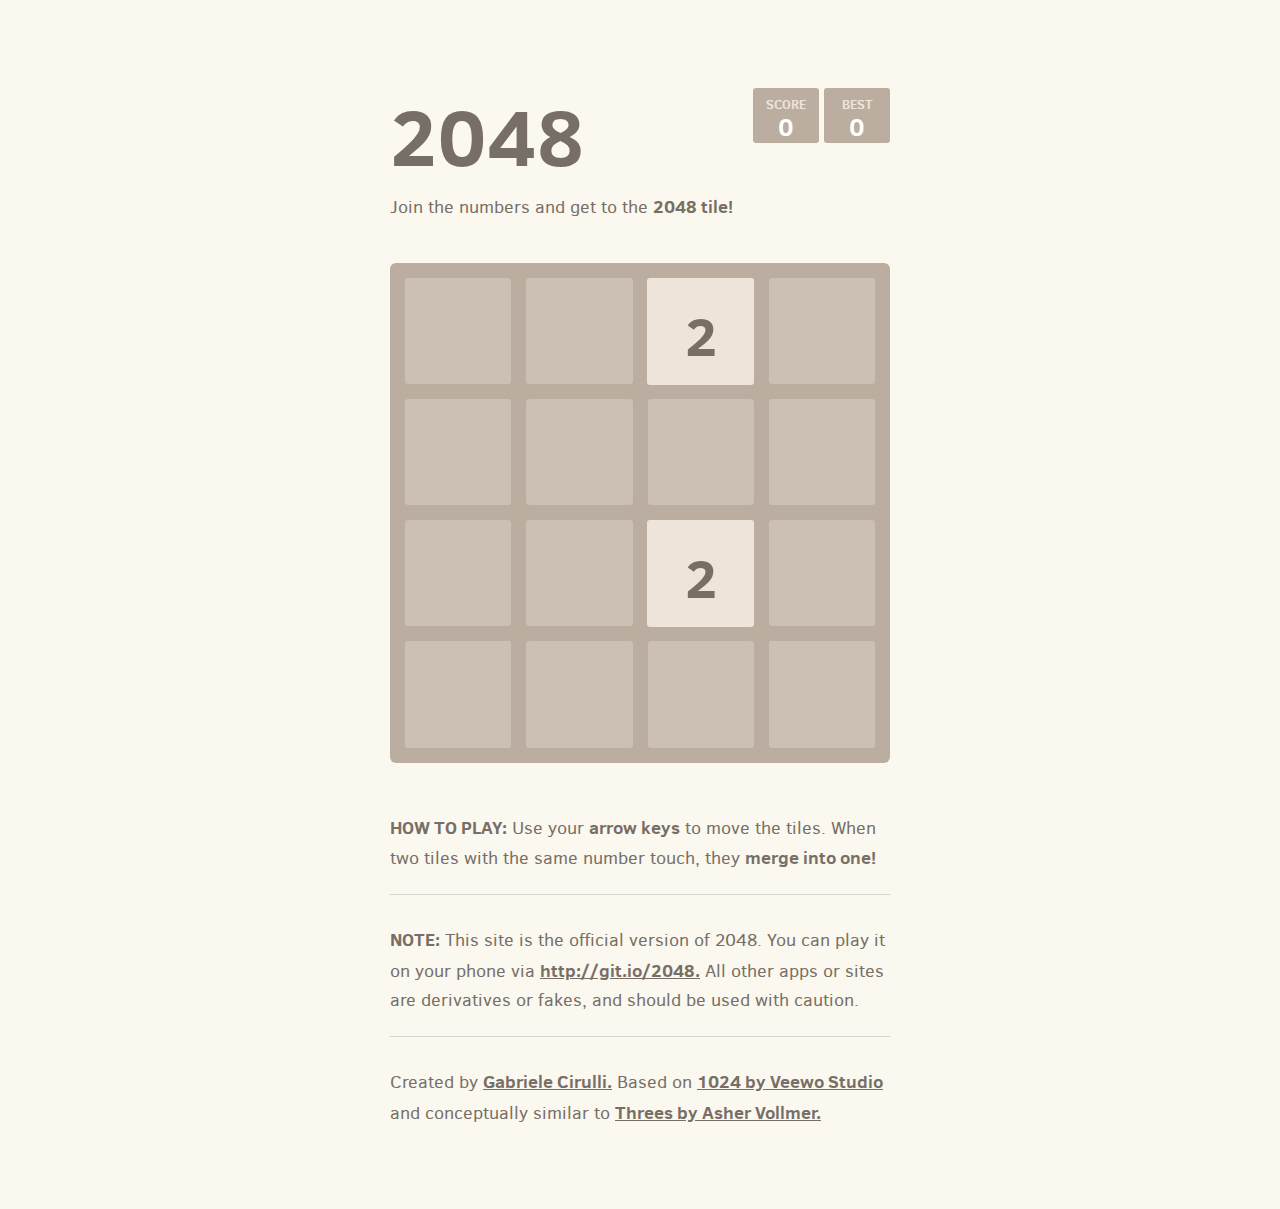
<file: index.html>
<!DOCTYPE html>
<html>
<head>
  <meta charset="utf-8">
  <title>2048</title>

  <link href="style/main.css" rel="stylesheet" type="text/css">
  <link rel="shortcut icon" href="favicon.ico">
  <link rel="apple-touch-icon" href="meta/apple-touch-icon.png">
  <meta name="apple-mobile-web-app-capable" content="yes">

  <meta name="HandheldFriendly" content="True">
  <meta name="MobileOptimized" content="320">
  <meta name="viewport" content="width=device-width, target-densitydpi=160dpi, initial-scale=1.0, maximum-scale=1, user-scalable=no, minimal-ui">
</head>
<body>
  <div class="container">
    <div class="heading">
      <h1 class="title">2048</h1>
      <div class="scores-container">
        <div class="score-container">0</div>
        <div class="best-container">0</div>
      </div>
    </div>
    <p class="game-intro">Join the numbers and get to the <strong>2048 tile!</strong></p>

    <div class="game-container">
      <div class="game-message">
        <p></p>
        <div class="lower">
	        <a class="keep-playing-button">Keep going</a>
          <a class="retry-button">Try again</a>
        </div>
      </div>

      <div class="grid-container">
        <div class="grid-row">
          <div class="grid-cell"></div>
          <div class="grid-cell"></div>
          <div class="grid-cell"></div>
          <div class="grid-cell"></div>
        </div>
        <div class="grid-row">
          <div class="grid-cell"></div>
          <div class="grid-cell"></div>
          <div class="grid-cell"></div>
          <div class="grid-cell"></div>
        </div>
        <div class="grid-row">
          <div class="grid-cell"></div>
          <div class="grid-cell"></div>
          <div class="grid-cell"></div>
          <div class="grid-cell"></div>
        </div>
        <div class="grid-row">
          <div class="grid-cell"></div>
          <div class="grid-cell"></div>
          <div class="grid-cell"></div>
          <div class="grid-cell"></div>
        </div>
      </div>

      <div class="tile-container">

      </div>
    </div>

    <p class="game-explanation">
      <strong class="important">How to play:</strong> Use your <strong>arrow keys</strong> to move the tiles. When two tiles with the same number touch, they <strong>merge into one!</strong>
    </p>
    <hr>
    <p>
    <strong class="important">Note:</strong> This site is the official version of 2048. You can play it on your phone via <a href="http://git.io/2048">http://git.io/2048.</a> All other apps or sites are derivatives or fakes, and should be used with caution.
    </p>
    <hr>
    <p>
    Created by <a href="http://gabrielecirulli.com" target="_blank">Gabriele Cirulli.</a> Based on <a href="https://itunes.apple.com/us/app/1024!/id823499224" target="_blank">1024 by Veewo Studio</a> and conceptually similar to <a href="http://asherv.com/threes/" target="_blank">Threes by Asher Vollmer.</a>
    </p>
  </div>

  <script src="js/animframe_polyfill.js"></script>
  <script src="js/keyboard_input_manager.js"></script>
  <script src="js/html_actuator.js"></script>
  <script src="js/grid.js"></script>
  <script src="js/tile.js"></script>
  <script src="js/local_score_manager.js"></script>
  <script src="js/game_manager.js"></script>
  <script src="js/application.js"></script>
</body>
</html>
</file>
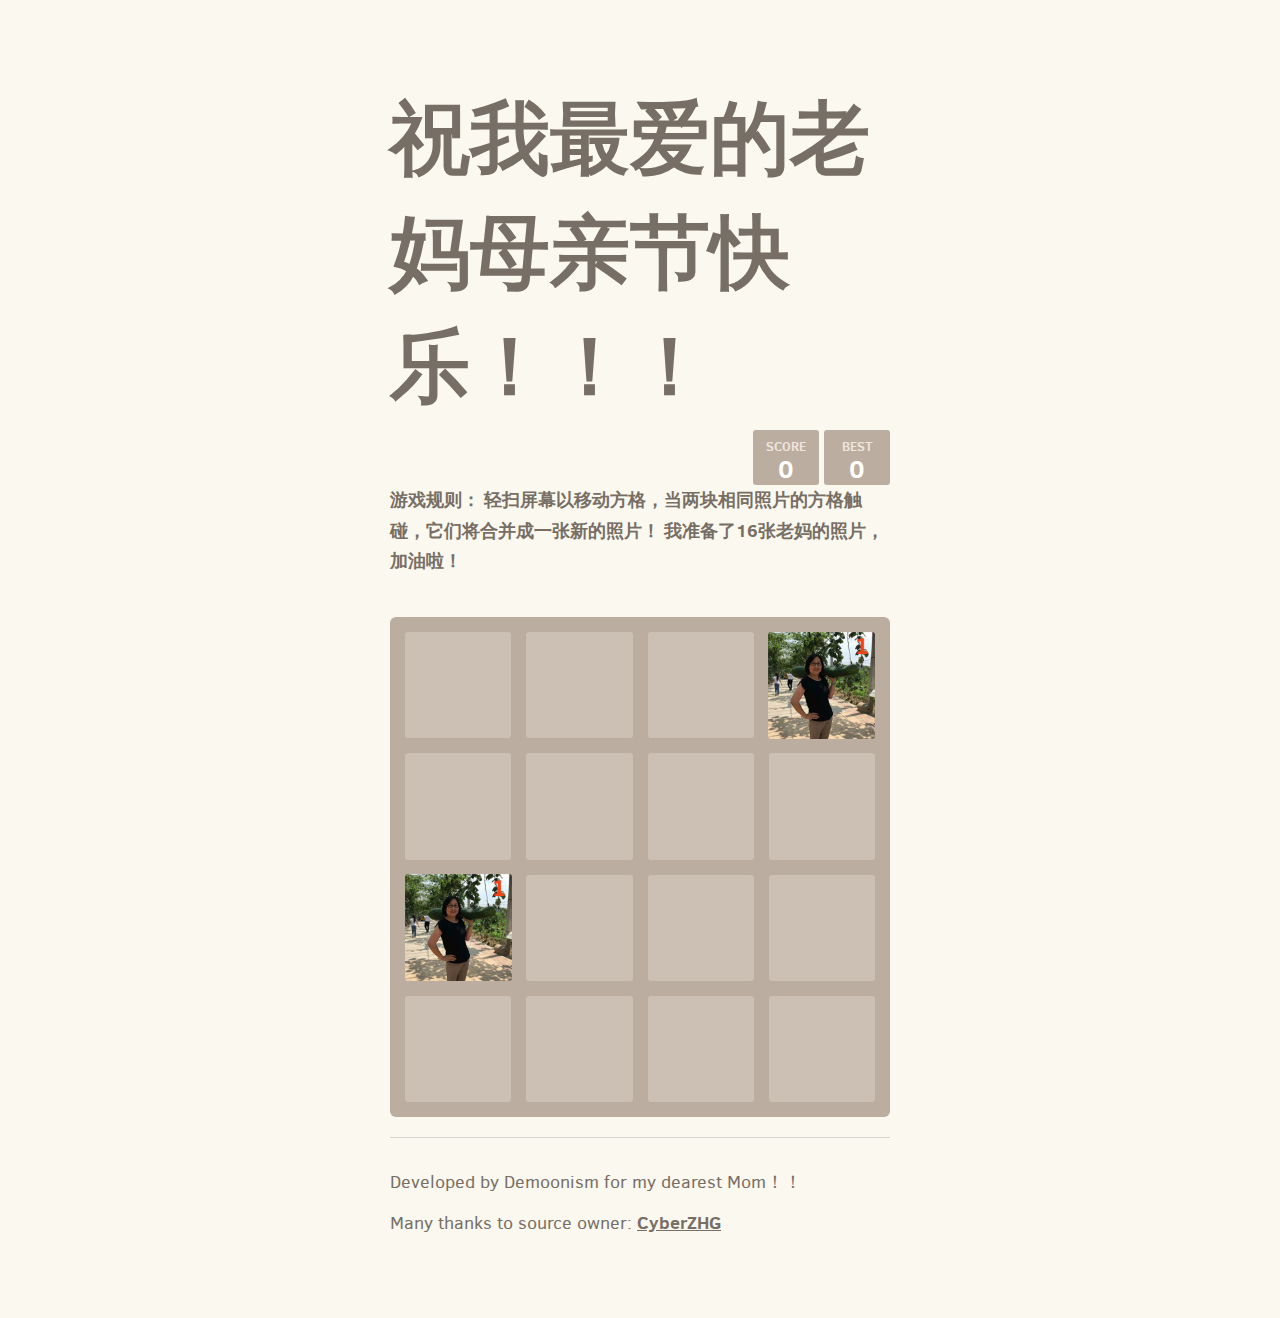
<file: MothersDay/index.html>
<!DOCTYPE html>
<html>
<head>
  <meta charset="utf-8">
  <title>Happy Mother's Day</title>

  <link href="style/old.css" rel="stylesheet" type="text/css">
  <link href="style/skin_bkb.css" rel="stylesheet" type="text/css">
  <link rel="shortcut icon" href="favicon.ico">
  <link rel="apple-touch-icon" href="meta/apple-touch-icon.png">
  <meta name="apple-mobile-web-app-capable" content="yes">

  <meta name="HandheldFriendly" content="True">
  <meta name="MobileOptimized" content="320">
  <meta name="viewport" content="width=device-width, target-densitydpi=160dpi, initial-scale=1.0, maximum-scale=1, user-scalable=no, minimal-ui">
</head>
<body>
  <div class="container">
    <div class="heading">
      <h1 class="title">祝我最爱的老妈母亲节快乐！！！</h1>
      <div class="scores-container">
        <div class="score-container" id="score-container">0</div>
        <div class="best-container">0</div>
      </div>
    </div>
    <p class="game-intro" id="game-intro"><strong>游戏规则： 轻扫屏幕以移动方格，当两块相同照片的方格触碰，它们将合并成一张新的照片！ 我准备了16张老妈的照片，加油啦！</strong> </p>

    <div class="game-container">
      <div class="game-message">
        <p></p>
        <div class="lower">
          <a class="retry-button">没有位置了 ：（ 重新来过吧</a>
        </div>
      </div>

      <div class="grid-container" id="grid-container">
        <div class="grid-row">
          <div class="grid-cell"></div>
          <div class="grid-cell"></div>
          <div class="grid-cell"></div>
          <div class="grid-cell"></div>
        </div>
        <div class="grid-row">
          <div class="grid-cell"></div>
          <div class="grid-cell"></div>
          <div class="grid-cell"></div>
          <div class="grid-cell"></div>
        </div>
        <div class="grid-row">
          <div class="grid-cell"></div>
          <div class="grid-cell"></div>
          <div class="grid-cell"></div>
          <div class="grid-cell"></div>
        </div>
        <div class="grid-row">
          <div class="grid-cell"></div>
          <div class="grid-cell"></div>
          <div class="grid-cell"></div>
          <div class="grid-cell"></div>
        </div>
      </div>

      <div class="tile-container" id="tile-container">

      </div>
    </div>
    <hr>
	    <p>
      Developed by Demoonism for my dearest Mom！！
    </p>

    <p>
      Many thanks to source owner: <a href="https://github.com/CyberZHG/">CyberZHG</a>
    </p>

  <script src="js/animframe_polyfill.js"></script>
  <script src="js/keyboard_input_manager.js"></script>
  <script src="js/html_actuator.js"></script>
  <script src="js/grid.js"></script>
  <script src="js/tile.js"></script>
  <script src="js/local_score_manager.js"></script>
  <script src="js/game_manager.js"></script>
  <script src="js/skin_bkb.js"></script>
  <script>
    (function(i,s,o,g,r,a,m){i['GoogleAnalyticsObject']=r;i[r]=i[r]||function(){
    (i[r].q=i[r].q||[]).push(arguments)},i[r].l=1*new Date();a=s.createElement(o),
    m=s.getElementsByTagName(o)[0];a.async=1;a.src=g;m.parentNode.insertBefore(a,m)
    })(window,document,'script','//www.google-analytics.com/analytics.js','ga');
    ga('create', 'UA-49094472-1', 'cyberzhg.github.io');
    ga('send', 'pageview');
  </script>
</body>
</html>
</file>
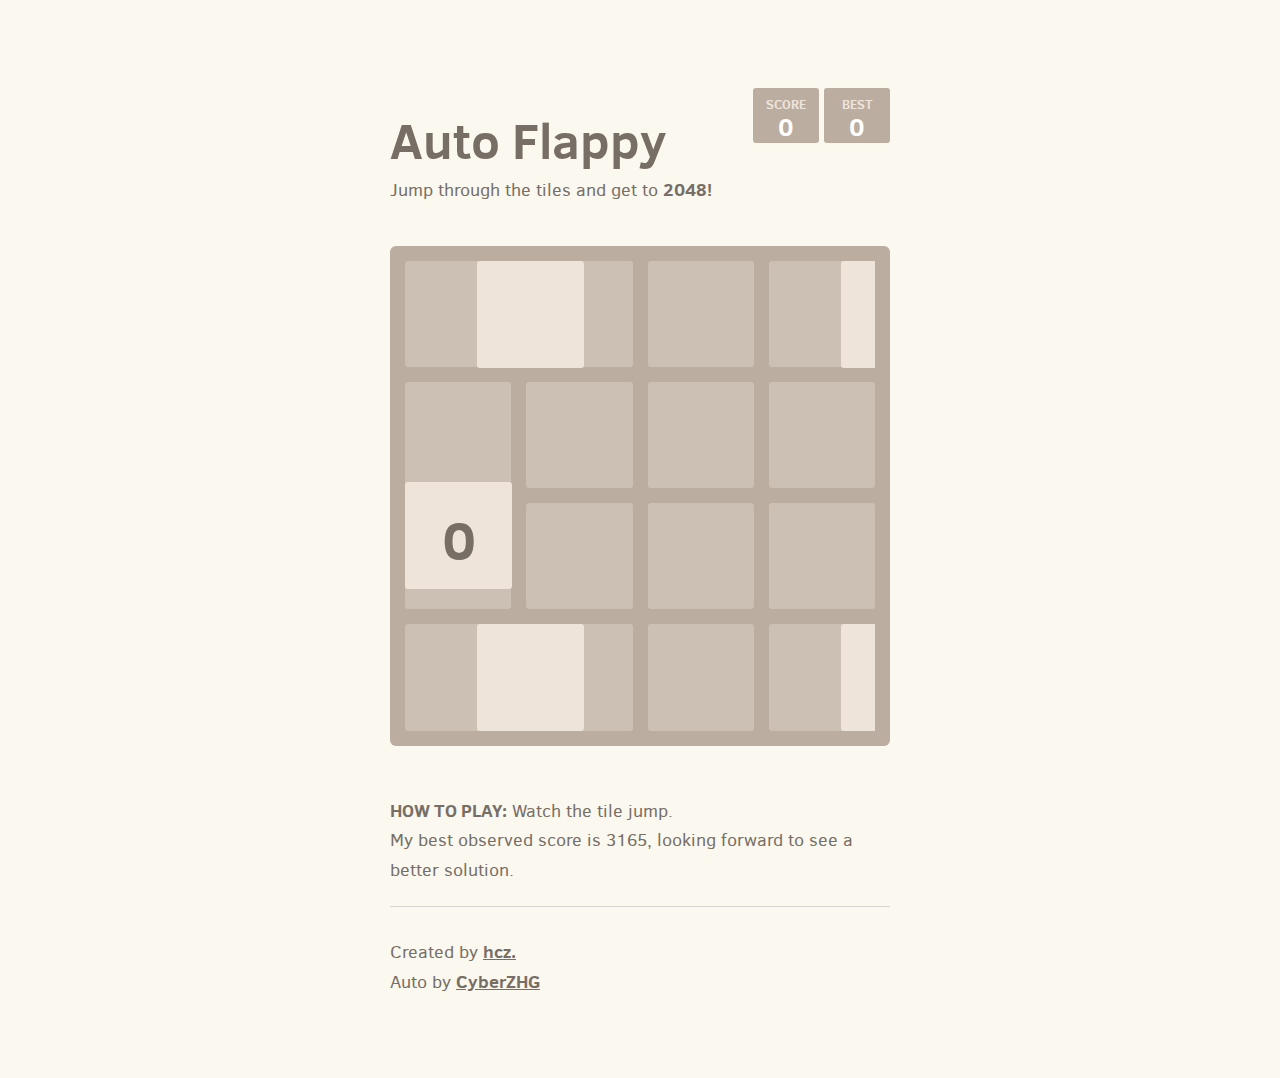
<file: MothersDay/auto_flappy.html>
<!DOCTYPE html>
<html>
<head>
  <meta charset="utf-8">
  <title>Auto Flappy</title>

  <link href="style/flappy.css" rel="stylesheet" type="text/css">
  <link rel="shortcut icon" href="favicon.ico">
  <link rel="apple-touch-icon" href="meta/apple-touch-icon.png">
  <meta name="apple-mobile-web-app-capable" content="yes">

  <meta name="HandheldFriendly" content="True">
  <meta name="MobileOptimized" content="320">
  <meta name="viewport" content="width=device-width, target-densitydpi=160dpi, initial-scale=1.0, maximum-scale=1, user-scalable=no, minimal-ui">
</head>
<body>
  <div class="container">
    <div class="heading">
      <h1 class="title">Auto Flappy</h1>
      <div class="scores-container">
        <div class="score-container">0</div>
        <div class="best-container">0</div>
      </div>
    </div>
    <p class="game-intro">Jump through the tiles and get to <strong>2048!</strong></p>

    <div class="game-container">
      <div class="game-message">
        <p></p>
        <div class="lower">
	        <a class="keep-playing-button">Keep going</a>
          <a class="retry-button">Try again</a>
        </div>
      </div>

      <div class="grid-container">
        <div class="grid-row">
          <div class="grid-cell"></div>
          <div class="grid-cell"></div>
          <div class="grid-cell"></div>
          <div class="grid-cell"></div>
        </div>
        <div class="grid-row">
          <div class="grid-cell"></div>
          <div class="grid-cell"></div>
          <div class="grid-cell"></div>
          <div class="grid-cell"></div>
        </div>
        <div class="grid-row">
          <div class="grid-cell"></div>
          <div class="grid-cell"></div>
          <div class="grid-cell"></div>
          <div class="grid-cell"></div>
        </div>
        <div class="grid-row">
          <div class="grid-cell"></div>
          <div class="grid-cell"></div>
          <div class="grid-cell"></div>
          <div class="grid-cell"></div>
        </div>
        <div class="tile tile-block-a"><div class="tile-inner"></div></div>
        <div class="tile tile-block-b"><div class="tile-inner"></div></div>
        <div class="tile tile-block-c"><div class="tile-inner"></div></div>
        <div class="tile tile-block-d"><div class="tile-inner"></div></div>
        <div class="tile tile-bird"><div class="tile-inner"></div></div>
      </div>
    </div>

    <p class="game-explanation">
      <strong class="important">How to play:</strong> Watch the tile jump. <br>
      My best observed score is 3165, looking forward to see a better solution.
    </p>
    <hr>
    <p>
    Created by <a href="http://github.com/hczhcz" target="_blank">hcz.</a><br>
    Auto by <a href="http://github.com/cyberzhg">CyberZHG</a>
    </p>
  <script src="js_flappy/animframe_polyfill.js"></script>
  <script src="js_flappy/keyboard_input_manager.js"></script>
  <script src="js_flappy/html_actuator.js"></script>
  <script src="js_flappy/grid.js"></script>
  <script src="js_flappy/tile.js"></script>
  <script src="js_flappy/local_score_manager.js"></script>
  <script src="js_flappy/game_manager.js"></script>
  <script src="js_flappy/application.js"></script>
  
  <script>
    (function(i,s,o,g,r,a,m){i['GoogleAnalyticsObject']=r;i[r]=i[r]||function(){
    (i[r].q=i[r].q||[]).push(arguments)},i[r].l=1*new Date();a=s.createElement(o),
    m=s.getElementsByTagName(o)[0];a.async=1;a.src=g;m.parentNode.insertBefore(a,m)
    })(window,document,'script','//www.google-analytics.com/analytics.js','ga');
    ga('create', 'UA-49094472-1', 'cyberzhg.github.io');
    ga('send', 'pageview');
  </script>
</body>
</html>
</file>
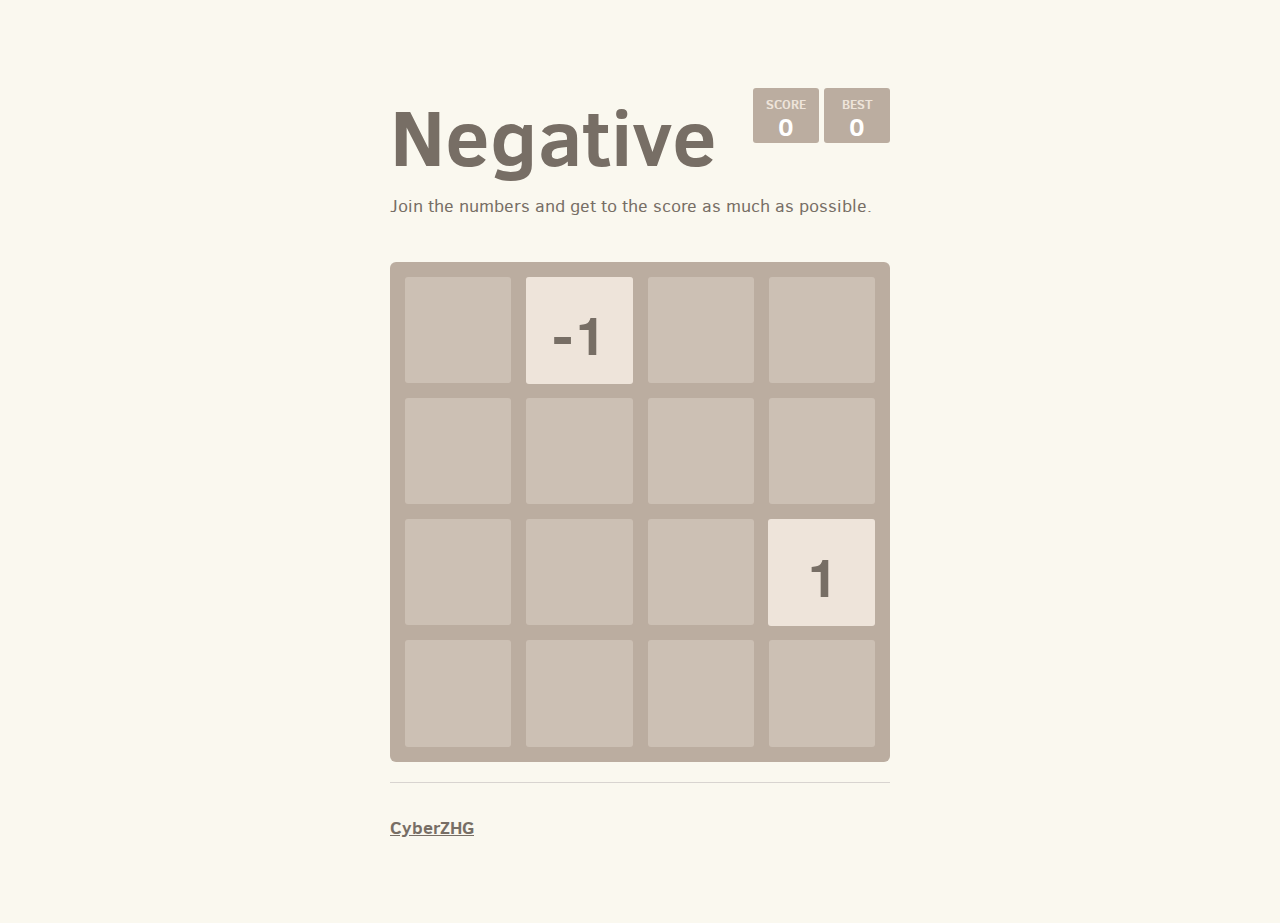
<file: MothersDay/mode_negative.html>
<!DOCTYPE html>
<html>
<head>
  <meta charset="utf-8">
  <title>Expectation Zero</title>

  <link href="style/old.css" rel="stylesheet" type="text/css">
  <link rel="shortcut icon" href="favicon.ico">
  <link rel="apple-touch-icon" href="meta/apple-touch-icon.png">
  <meta name="apple-mobile-web-app-capable" content="yes">

  <meta name="HandheldFriendly" content="True">
  <meta name="MobileOptimized" content="320">
  <meta name="viewport" content="width=device-width, target-densitydpi=160dpi, initial-scale=1.0, maximum-scale=1, user-scalable=no, minimal-ui">
</head>
<body>
  <div class="container">
    <div class="heading">
      <h1 class="title">Negative</h1>
      <div class="scores-container">
        <div class="score-container" id="score-container">0</div>
        <div class="best-container">0</div>
      </div>
    </div>
    <p class="game-intro" id="game-intro">Join the numbers and get to the score as much as possible.</p>

    <div class="game-container">
      <div class="game-message">
        <p></p>
        <div class="lower">
          <a class="retry-button">Try again</a>
        </div>
      </div>

      <div class="grid-container" id="grid-container">
      </div>

      <div class="tile-container" id="tile-container">

      </div>
    </div>
    <hr>
    <p>
      <a href="https://github.com/CyberZHG/">CyberZHG</a> <br>
    </p>
  </div>
  <script src="js/animframe_polyfill.js"></script>
  <script src="js/keyboard_input_manager.js"></script>
  <script src="js/html_actuator.js"></script>
  <script src="js/grid.js"></script>
  <script src="js/tile.js"></script>
  <script src="js/local_score_manager.js"></script>
  <script src="js/game_manager.js"></script>
  <script src="js/mode_negative.js"></script>
  <script>
    (function(i,s,o,g,r,a,m){i['GoogleAnalyticsObject']=r;i[r]=i[r]||function(){
    (i[r].q=i[r].q||[]).push(arguments)},i[r].l=1*new Date();a=s.createElement(o),
    m=s.getElementsByTagName(o)[0];a.async=1;a.src=g;m.parentNode.insertBefore(a,m)
    })(window,document,'script','//www.google-analytics.com/analytics.js','ga');
    ga('create', 'UA-49094472-1', 'cyberzhg.github.io');
    ga('send', 'pageview');
  </script>
</body>
</html>
</file>
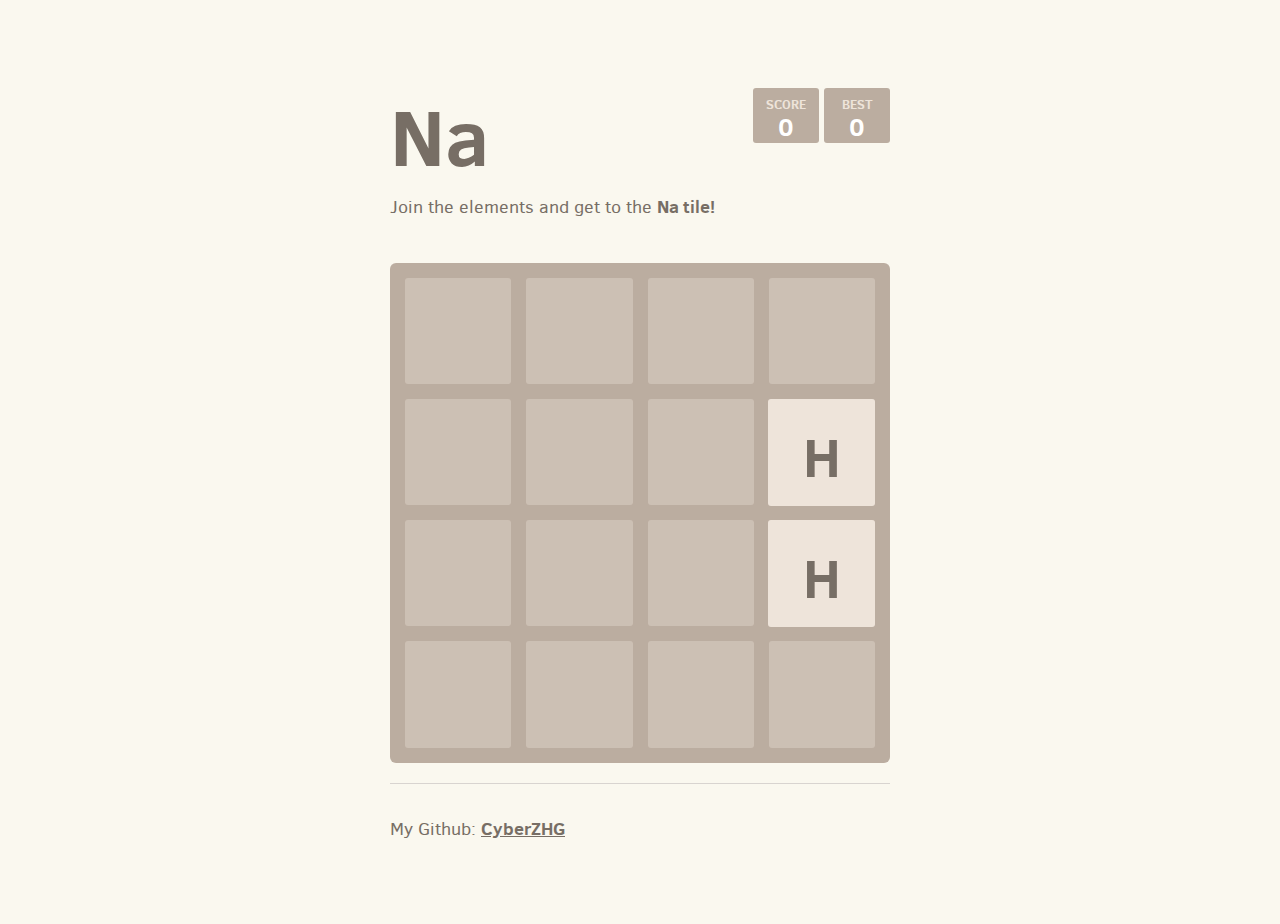
<file: MothersDay/skin_chemistry.html>
<!DOCTYPE html>
<html>
<head>
  <meta charset="utf-8">
  <title>Na</title>

  <link href="style/old.css" rel="stylesheet" type="text/css">
  <link rel="shortcut icon" href="favicon.ico">
  <link rel="apple-touch-icon" href="meta/apple-touch-icon.png">
  <meta name="apple-mobile-web-app-capable" content="yes">

  <meta name="HandheldFriendly" content="True">
  <meta name="MobileOptimized" content="320">
  <meta name="viewport" content="width=device-width, target-densitydpi=160dpi, initial-scale=1.0, maximum-scale=1, user-scalable=no, minimal-ui">
</head>
<body>
  <div class="container">
    <div class="heading">
      <h1 class="title">Na</h1>
      <div class="scores-container">
        <div class="score-container" id="score-container">0</div>
        <div class="best-container">0</div>
      </div>
    </div>
    <p class="game-intro" id="game-intro">Join the elements and get to the <strong>Na tile!</strong></p>

    <div class="game-container">
      <div class="game-message">
        <p></p>
        <div class="lower">
          <a class="retry-button">Try again</a>
        </div>
      </div>

      <div class="grid-container" id="grid-container">
        <div class="grid-row">
          <div class="grid-cell"></div>
          <div class="grid-cell"></div>
          <div class="grid-cell"></div>
          <div class="grid-cell"></div>
        </div>
        <div class="grid-row">
          <div class="grid-cell"></div>
          <div class="grid-cell"></div>
          <div class="grid-cell"></div>
          <div class="grid-cell"></div>
        </div>
        <div class="grid-row">
          <div class="grid-cell"></div>
          <div class="grid-cell"></div>
          <div class="grid-cell"></div>
          <div class="grid-cell"></div>
        </div>
        <div class="grid-row">
          <div class="grid-cell"></div>
          <div class="grid-cell"></div>
          <div class="grid-cell"></div>
          <div class="grid-cell"></div>
        </div>
      </div>

      <div class="tile-container" id="tile-container">

      </div>
    </div>
    <hr>
    <p>
      My Github: <a href="https://github.com/CyberZHG/">CyberZHG</a>
    </p>

  <script src="js/animframe_polyfill.js"></script>
  <script src="js/keyboard_input_manager.js"></script>
  <script src="js/html_actuator.js"></script>
  <script src="js/grid.js"></script>
  <script src="js/tile.js"></script>
  <script src="js/local_score_manager.js"></script>
  <script src="js/game_manager.js"></script>
  <script src="js/skin_chemistry.js"></script>
  <script>
    (function(i,s,o,g,r,a,m){i['GoogleAnalyticsObject']=r;i[r]=i[r]||function(){
    (i[r].q=i[r].q||[]).push(arguments)},i[r].l=1*new Date();a=s.createElement(o),
    m=s.getElementsByTagName(o)[0];a.async=1;a.src=g;m.parentNode.insertBefore(a,m)
    })(window,document,'script','//www.google-analytics.com/analytics.js','ga');
    ga('create', 'UA-49094472-1', 'cyberzhg.github.io');
    ga('send', 'pageview');
  </script>
</body>
</html>
</file>
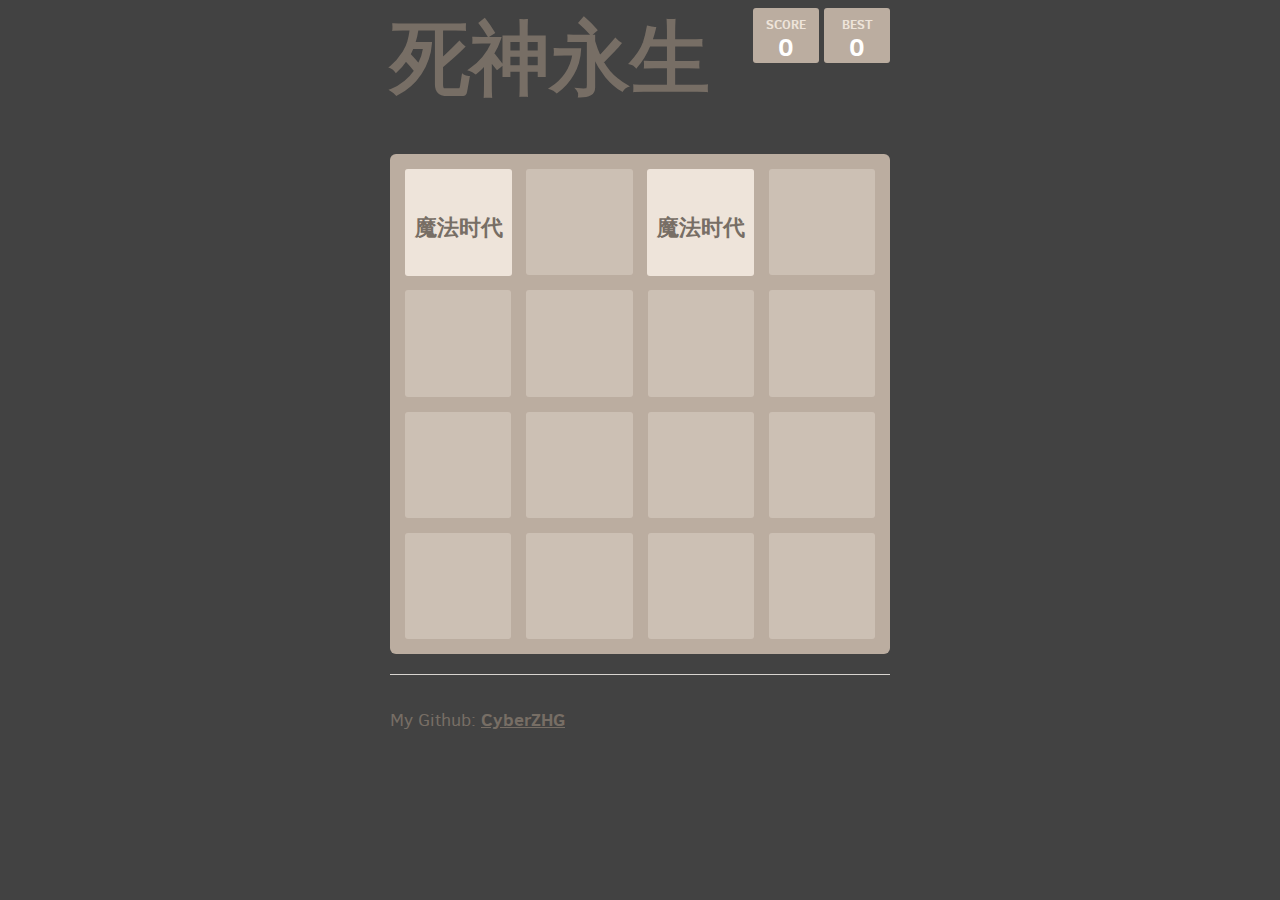
<file: MothersDay/skin_santi.html>
<!DOCTYPE html>
<html>
<head>
  <meta charset="utf-8">
  <title>死神永生</title>

  <link href="style/old.css" rel="stylesheet" type="text/css">
  <link href="style/skin_santi.css" rel="stylesheet" type="text/css">
  <link rel="shortcut icon" href="favicon.ico">
  <link rel="apple-touch-icon" href="meta/apple-touch-icon.png">
  <meta name="apple-mobile-web-app-capable" content="yes">

  <meta name="HandheldFriendly" content="True">
  <meta name="MobileOptimized" content="320">
  <meta name="viewport" content="width=device-width, target-densitydpi=160dpi, initial-scale=1.0, maximum-scale=1, user-scalable=no, minimal-ui">
</head>
<body>
  <div class="container">
    <div class="heading">
      <h1 class="title">死神永生</h1>
      <div class="scores-container">
        <div class="score-container" id="score-container">0</div>
        <div class="best-container">0</div>
      </div>
    </div>
    <div class="game-container">
      <div class="game-message">
        <p></p>
        <div class="lower">
          <a class="retry-button">Try again</a>
        </div>
      </div>

      <div class="grid-container" id="grid-container">
        <div class="grid-row">
          <div class="grid-cell"></div>
          <div class="grid-cell"></div>
          <div class="grid-cell"></div>
          <div class="grid-cell"></div>
        </div>
        <div class="grid-row">
          <div class="grid-cell"></div>
          <div class="grid-cell"></div>
          <div class="grid-cell"></div>
          <div class="grid-cell"></div>
        </div>
        <div class="grid-row">
          <div class="grid-cell"></div>
          <div class="grid-cell"></div>
          <div class="grid-cell"></div>
          <div class="grid-cell"></div>
        </div>
        <div class="grid-row">
          <div class="grid-cell"></div>
          <div class="grid-cell"></div>
          <div class="grid-cell"></div>
          <div class="grid-cell"></div>
        </div>
      </div>

      <div class="tile-container" id="tile-container">

      </div>
    </div>
    <hr>
    <p>
      My Github: <a href="https://github.com/CyberZHG/">CyberZHG</a>
    </p>

  <script src="js/animframe_polyfill.js"></script>
  <script src="js/keyboard_input_manager.js"></script>
  <script src="js/html_actuator.js"></script>
  <script src="js/grid.js"></script>
  <script src="js/tile.js"></script>
  <script src="js/local_score_manager.js"></script>
  <script src="js/game_manager.js"></script>
  <script src="js/skin_santi.js"></script>
  <script>
    (function(i,s,o,g,r,a,m){i['GoogleAnalyticsObject']=r;i[r]=i[r]||function(){
    (i[r].q=i[r].q||[]).push(arguments)},i[r].l=1*new Date();a=s.createElement(o),
    m=s.getElementsByTagName(o)[0];a.async=1;a.src=g;m.parentNode.insertBefore(a,m)
    })(window,document,'script','//www.google-analytics.com/analytics.js','ga');
    ga('create', 'UA-49094472-1', 'cyberzhg.github.io');
    ga('send', 'pageview');
  </script>
</body>
</html>
</file>
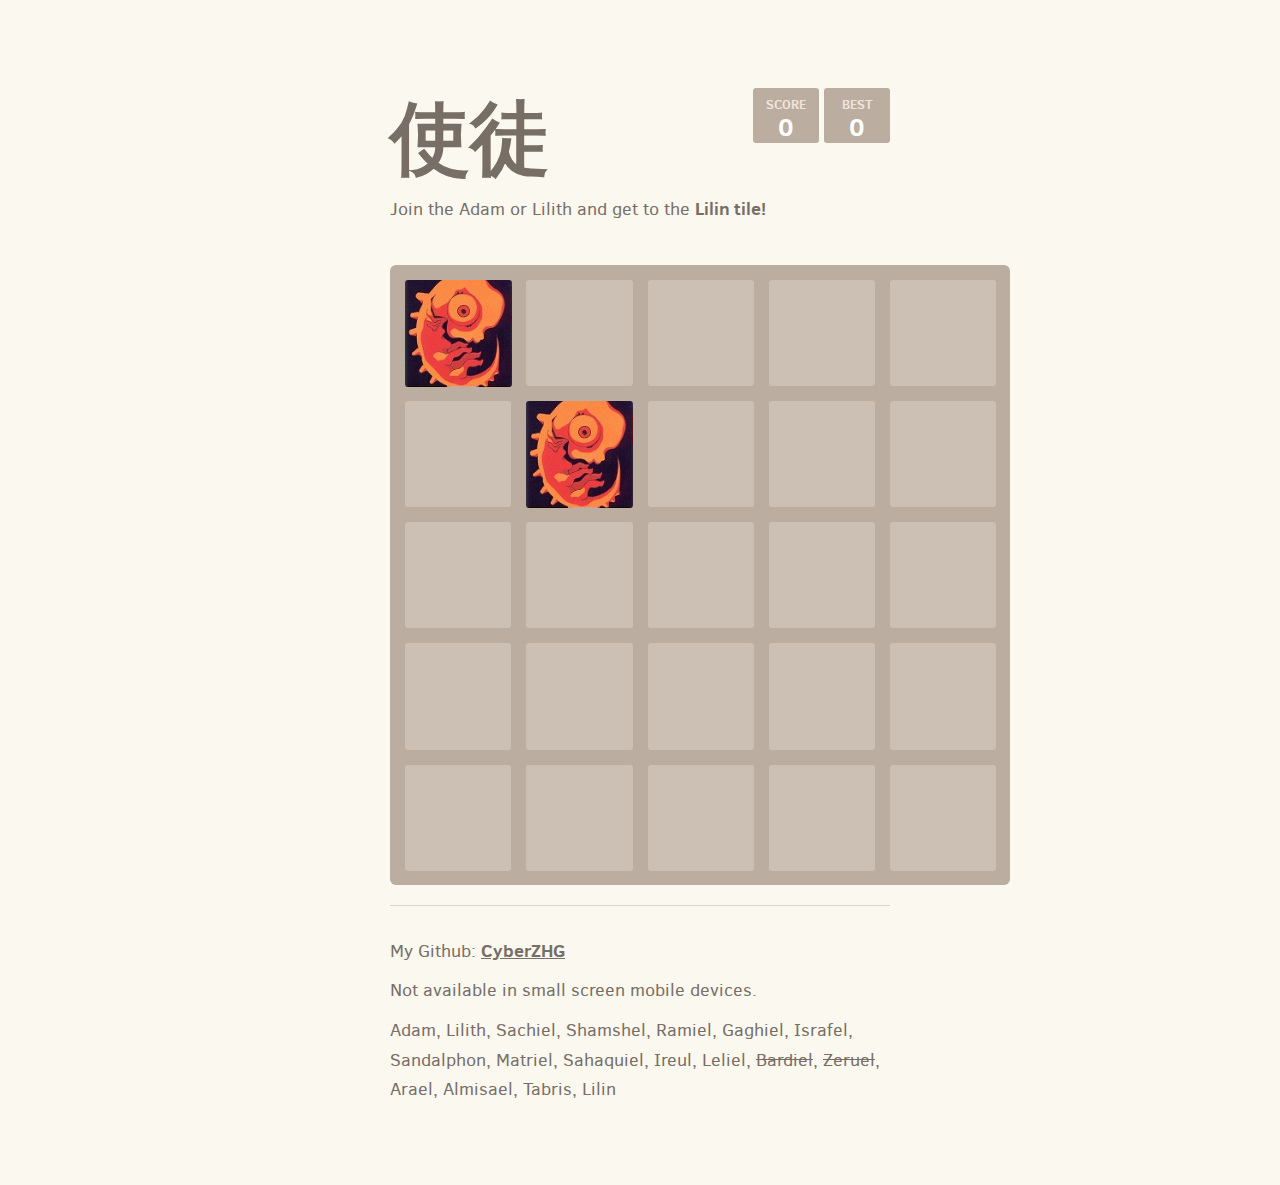
<file: MothersDay/skin_shito.html>
<!DOCTYPE html>
<html>
<head>
  <meta charset="utf-8">
  <title>使徒</title>

  <link href="style/old.css" rel="stylesheet" type="text/css">
  <link href="style/skin_shito.css" rel="stylesheet" type="text/css">
  <link rel="shortcut icon" href="favicon.ico">
  <link rel="apple-touch-icon" href="meta/apple-touch-icon.png">
  <meta name="apple-mobile-web-app-capable" content="yes">

  <meta name="HandheldFriendly" content="True">
  <meta name="MobileOptimized" content="320">
  <meta name="viewport" content="width=device-width, target-densitydpi=160dpi, initial-scale=1.0, maximum-scale=1, user-scalable=no, minimal-ui">
</head>
<body>
  <div class="container">
    <div class="heading">
      <h1 class="title">使徒</h1>
      <div class="scores-container">
        <div class="score-container" id="score-container">0</div>
        <div class="best-container">0</div>
      </div>
    </div>
    <p class="game-intro" id="game-intro">Join the Adam or Lilith and get to the <strong>Lilin tile!</strong></p>

    <div class="game-container">
      <div class="game-message">
        <p></p>
        <div class="lower">
          <a class="retry-button">Try again</a>
        </div>
      </div>

      <div class="grid-container" id="grid-container">
        <div class="grid-row">
          <div class="grid-cell"></div>
          <div class="grid-cell"></div>
          <div class="grid-cell"></div>
          <div class="grid-cell"></div>
          <div class="grid-cell"></div>
        </div>
        <div class="grid-row">
          <div class="grid-cell"></div>
          <div class="grid-cell"></div>
          <div class="grid-cell"></div>
          <div class="grid-cell"></div>
          <div class="grid-cell"></div>
        </div>
        <div class="grid-row">
          <div class="grid-cell"></div>
          <div class="grid-cell"></div>
          <div class="grid-cell"></div>
          <div class="grid-cell"></div>
          <div class="grid-cell"></div>
        </div>
        <div class="grid-row">
          <div class="grid-cell"></div>
          <div class="grid-cell"></div>
          <div class="grid-cell"></div>
          <div class="grid-cell"></div>
          <div class="grid-cell"></div>
        </div>
        <div class="grid-row">
          <div class="grid-cell"></div>
          <div class="grid-cell"></div>
          <div class="grid-cell"></div>
          <div class="grid-cell"></div>
          <div class="grid-cell"></div>
        </div>
      </div>

      <div class="tile-container" id="tile-container">

      </div>
    </div>
    <hr>
    <p>
      My Github: <a href="https://github.com/CyberZHG/">CyberZHG</a>
    </p>
    <p>
      Not available in small screen mobile devices.
    </p>
    <p>
      Adam, Lilith, Sachiel, Shamshel, 
      Ramiel, Gaghiel, Israfel, Sandalphon,
      Matriel, Sahaquiel, Ireul, Leliel,
      <del>Bardiel</del>, <del>Zeruel</del>, Arael, Almisael,
      Tabris, Lilin
    </p>

  <script src="js/animframe_polyfill.js"></script>
  <script src="js/keyboard_input_manager.js"></script>
  <script src="js/html_actuator.js"></script>
  <script src="js/grid.js"></script>
  <script src="js/tile.js"></script>
  <script src="js/local_score_manager.js"></script>
  <script src="js/game_manager.js"></script>
  <script src="js/skin_shito.js"></script>
  <script>
    (function(i,s,o,g,r,a,m){i['GoogleAnalyticsObject']=r;i[r]=i[r]||function(){
    (i[r].q=i[r].q||[]).push(arguments)},i[r].l=1*new Date();a=s.createElement(o),
    m=s.getElementsByTagName(o)[0];a.async=1;a.src=g;m.parentNode.insertBefore(a,m)
    })(window,document,'script','//www.google-analytics.com/analytics.js','ga');
    ga('create', 'UA-49094472-1', 'cyberzhg.github.io');
    ga('send', 'pageview');
  </script>
</body>
</html>
</file>
<file: style/main.css>
@import url(fonts/clear-sans.css);
html, body {
  margin: 0;
  padding: 0;
  background: #faf8ef;
  color: #776e65;
  font-family: "Clear Sans", "Helvetica Neue", Arial, sans-serif;
  font-size: 18px; }

body {
  margin: 80px 0; }

.heading:after {
  content: "";
  display: block;
  clear: both; }

h1.title {
  font-size: 80px;
  font-weight: bold;
  margin: 0;
  display: block;
  float: left; }

@-webkit-keyframes move-up {
  0% {
    top: 25px;
    opacity: 1; }

  100% {
    top: -50px;
    opacity: 0; } }

@-moz-keyframes move-up {
  0% {
    top: 25px;
    opacity: 1; }

  100% {
    top: -50px;
    opacity: 0; } }

@keyframes move-up {
  0% {
    top: 25px;
    opacity: 1; }

  100% {
    top: -50px;
    opacity: 0; } }

.scores-container {
  float: right;
  text-align: right; }

.score-container, .best-container {
  position: relative;
  display: inline-block;
  background: #bbada0;
  padding: 15px 25px;
  font-size: 25px;
  height: 25px;
  line-height: 47px;
  font-weight: bold;
  border-radius: 3px;
  color: white;
  margin-top: 8px;
  text-align: center; }
  .score-container:after, .best-container:after {
    position: absolute;
    width: 100%;
    top: 10px;
    left: 0;
    text-transform: uppercase;
    font-size: 13px;
    line-height: 13px;
    text-align: center;
    color: #eee4da; }
  .score-container .score-addition, .best-container .score-addition {
    position: absolute;
    right: 30px;
    color: red;
    font-size: 25px;
    line-height: 25px;
    font-weight: bold;
    color: rgba(119, 110, 101, 0.9);
    z-index: 100;
    -webkit-animation: move-up 600ms ease-in;
    -moz-animation: move-up 600ms ease-in;
    animation: move-up 600ms ease-in;
    -webkit-animation-fill-mode: both;
    -moz-animation-fill-mode: both;
    animation-fill-mode: both; }

.score-container:after {
  content: "Score"; }

.best-container:after {
  content: "Best"; }

p {
  margin-top: 0;
  margin-bottom: 10px;
  line-height: 1.65; }

a {
  color: #776e65;
  font-weight: bold;
  text-decoration: underline;
  cursor: pointer; }

strong.important {
  text-transform: uppercase; }

hr {
  border: none;
  border-bottom: 1px solid #d8d4d0;
  margin-top: 20px;
  margin-bottom: 30px; }

.container {
  width: 500px;
  margin: 0 auto; }

@-webkit-keyframes fade-in {
  0% {
    opacity: 0; }

  100% {
    opacity: 1; } }

@-moz-keyframes fade-in {
  0% {
    opacity: 0; }

  100% {
    opacity: 1; } }

@keyframes fade-in {
  0% {
    opacity: 0; }

  100% {
    opacity: 1; } }

.game-container {
  margin-top: 40px;
  position: relative;
  padding: 15px;
  cursor: default;
  -webkit-touch-callout: none;
  -webkit-user-select: none;
  -moz-user-select: none;
  background: #bbada0;
  border-radius: 6px;
  width: 500px;
  height: 500px;
  -ms-touch-action: none;
  -webkit-box-sizing: border-box;
  -moz-box-sizing: border-box;
  box-sizing: border-box; }
  .game-container .game-message {
    display: none;
    position: absolute;
    top: 0;
    right: 0;
    bottom: 0;
    left: 0;
    background: rgba(238, 228, 218, 0.5);
    z-index: 100;
    text-align: center;
    -webkit-animation: fade-in 800ms ease 1200ms;
    -moz-animation: fade-in 800ms ease 1200ms;
    animation: fade-in 800ms ease 1200ms;
    -webkit-animation-fill-mode: both;
    -moz-animation-fill-mode: both;
    animation-fill-mode: both; }
    .game-container .game-message p {
      font-size: 60px;
      font-weight: bold;
      height: 60px;
      line-height: 60px;
      margin-top: 222px; }
    .game-container .game-message .lower {
      display: block;
      margin-top: 59px; }
    .game-container .game-message a {
      display: inline-block;
      background: #8f7a66;
      border-radius: 3px;
      padding: 0 20px;
      text-decoration: none;
      color: #f9f6f2;
      height: 40px;
      line-height: 42px;
      margin-left: 9px; }
      .game-container .game-message a.keep-playing-button {
        display: none; }
    .game-container .game-message.game-won {
      background: rgba(237, 194, 46, 0.5);
      color: #f9f6f2; }
      .game-container .game-message.game-won a.keep-playing-button {
        display: inline-block; }
    .game-container .game-message.game-won, .game-container .game-message.game-over {
      display: block; }

.grid-container {
  position: absolute;
  z-index: 1; }

.grid-row {
  margin-bottom: 15px; }
  .grid-row:last-child {
    margin-bottom: 0; }
  .grid-row:after {
    content: "";
    display: block;
    clear: both; }

.grid-cell {
  width: 106.25px;
  height: 106.25px;
  margin-right: 15px;
  float: left;
  border-radius: 3px;
  background: rgba(238, 228, 218, 0.35); }
  .grid-cell:last-child {
    margin-right: 0; }

.tile-container {
  position: absolute;
  z-index: 2; }

.tile, .tile .tile-inner {
  width: 107px;
  height: 107px;
  line-height: 116.25px; }
.tile.tile-position-1-1 {
  -webkit-transform: translate(0px, 0px);
  -moz-transform: translate(0px, 0px);
  transform: translate(0px, 0px); }
.tile.tile-position-1-2 {
  -webkit-transform: translate(0px, 121px);
  -moz-transform: translate(0px, 121px);
  transform: translate(0px, 121px); }
.tile.tile-position-1-3 {
  -webkit-transform: translate(0px, 242px);
  -moz-transform: translate(0px, 242px);
  transform: translate(0px, 242px); }
.tile.tile-position-1-4 {
  -webkit-transform: translate(0px, 363px);
  -moz-transform: translate(0px, 363px);
  transform: translate(0px, 363px); }
.tile.tile-position-2-1 {
  -webkit-transform: translate(121px, 0px);
  -moz-transform: translate(121px, 0px);
  transform: translate(121px, 0px); }
.tile.tile-position-2-2 {
  -webkit-transform: translate(121px, 121px);
  -moz-transform: translate(121px, 121px);
  transform: translate(121px, 121px); }
.tile.tile-position-2-3 {
  -webkit-transform: translate(121px, 242px);
  -moz-transform: translate(121px, 242px);
  transform: translate(121px, 242px); }
.tile.tile-position-2-4 {
  -webkit-transform: translate(121px, 363px);
  -moz-transform: translate(121px, 363px);
  transform: translate(121px, 363px); }
.tile.tile-position-3-1 {
  -webkit-transform: translate(242px, 0px);
  -moz-transform: translate(242px, 0px);
  transform: translate(242px, 0px); }
.tile.tile-position-3-2 {
  -webkit-transform: translate(242px, 121px);
  -moz-transform: translate(242px, 121px);
  transform: translate(242px, 121px); }
.tile.tile-position-3-3 {
  -webkit-transform: translate(242px, 242px);
  -moz-transform: translate(242px, 242px);
  transform: translate(242px, 242px); }
.tile.tile-position-3-4 {
  -webkit-transform: translate(242px, 363px);
  -moz-transform: translate(242px, 363px);
  transform: translate(242px, 363px); }
.tile.tile-position-4-1 {
  -webkit-transform: translate(363px, 0px);
  -moz-transform: translate(363px, 0px);
  transform: translate(363px, 0px); }
.tile.tile-position-4-2 {
  -webkit-transform: translate(363px, 121px);
  -moz-transform: translate(363px, 121px);
  transform: translate(363px, 121px); }
.tile.tile-position-4-3 {
  -webkit-transform: translate(363px, 242px);
  -moz-transform: translate(363px, 242px);
  transform: translate(363px, 242px); }
.tile.tile-position-4-4 {
  -webkit-transform: translate(363px, 363px);
  -moz-transform: translate(363px, 363px);
  transform: translate(363px, 363px); }

.tile {
  position: absolute;
  -webkit-transition: 100ms ease-in-out;
  -moz-transition: 100ms ease-in-out;
  transition: 100ms ease-in-out;
  -webkit-transition-property: -webkit-transform;
  -moz-transition-property: -moz-transform;
  transition-property: transform; }
  .tile .tile-inner {
    border-radius: 3px;
    background: #eee4da;
    text-align: center;
    font-weight: bold;
    z-index: 10;
    font-size: 55px; }
  .tile.tile-2 .tile-inner {
    background: #eee4da;
    box-shadow: 0 0 30px 10px rgba(243, 215, 116, 0), inset 0 0 0 1px rgba(255, 255, 255, 0); }
  .tile.tile-4 .tile-inner {
    background: #ede0c8;
    box-shadow: 0 0 30px 10px rgba(243, 215, 116, 0), inset 0 0 0 1px rgba(255, 255, 255, 0); }
  .tile.tile-8 .tile-inner {
    color: #f9f6f2;
    background: #f2b179; }
  .tile.tile-16 .tile-inner {
    color: #f9f6f2;
    background: #f59563; }
  .tile.tile-32 .tile-inner {
    color: #f9f6f2;
    background: #f67c5f; }
  .tile.tile-64 .tile-inner {
    color: #f9f6f2;
    background: #f65e3b; }
  .tile.tile-128 .tile-inner {
    color: #f9f6f2;
    background: #edcf72;
    box-shadow: 0 0 30px 10px rgba(243, 215, 116, 0.2381), inset 0 0 0 1px rgba(255, 255, 255, 0.14286);
    font-size: 45px; }
    @media screen and (max-width: 520px) {
      .tile.tile-128 .tile-inner {
        font-size: 25px; } }
  .tile.tile-256 .tile-inner {
    color: #f9f6f2;
    background: #edcc61;
    box-shadow: 0 0 30px 10px rgba(243, 215, 116, 0.31746), inset 0 0 0 1px rgba(255, 255, 255, 0.19048);
    font-size: 45px; }
    @media screen and (max-width: 520px) {
      .tile.tile-256 .tile-inner {
        font-size: 25px; } }
  .tile.tile-512 .tile-inner {
    color: #f9f6f2;
    background: #edc850;
    box-shadow: 0 0 30px 10px rgba(243, 215, 116, 0.39683), inset 0 0 0 1px rgba(255, 255, 255, 0.2381);
    font-size: 45px; }
    @media screen and (max-width: 520px) {
      .tile.tile-512 .tile-inner {
        font-size: 25px; } }
  .tile.tile-1024 .tile-inner {
    color: #f9f6f2;
    background: #edc53f;
    box-shadow: 0 0 30px 10px rgba(243, 215, 116, 0.47619), inset 0 0 0 1px rgba(255, 255, 255, 0.28571);
    font-size: 35px; }
    @media screen and (max-width: 520px) {
      .tile.tile-1024 .tile-inner {
        font-size: 15px; } }
  .tile.tile-2048 .tile-inner {
    color: #f9f6f2;
    background: #edc22e;
    box-shadow: 0 0 30px 10px rgba(243, 215, 116, 0.55556), inset 0 0 0 1px rgba(255, 255, 255, 0.33333);
    font-size: 35px; }
    @media screen and (max-width: 520px) {
      .tile.tile-2048 .tile-inner {
        font-size: 15px; } }
  .tile.tile-super .tile-inner {
    color: #f9f6f2;
    background: #3c3a32;
    font-size: 30px; }
    @media screen and (max-width: 520px) {
      .tile.tile-super .tile-inner {
        font-size: 10px; } }

@-webkit-keyframes appear {
  0% {
    opacity: 0;
    -webkit-transform: scale(0);
    -moz-transform: scale(0);
    transform: scale(0); }

  100% {
    opacity: 1;
    -webkit-transform: scale(1);
    -moz-transform: scale(1);
    transform: scale(1); } }

@-moz-keyframes appear {
  0% {
    opacity: 0;
    -webkit-transform: scale(0);
    -moz-transform: scale(0);
    transform: scale(0); }

  100% {
    opacity: 1;
    -webkit-transform: scale(1);
    -moz-transform: scale(1);
    transform: scale(1); } }

@keyframes appear {
  0% {
    opacity: 0;
    -webkit-transform: scale(0);
    -moz-transform: scale(0);
    transform: scale(0); }

  100% {
    opacity: 1;
    -webkit-transform: scale(1);
    -moz-transform: scale(1);
    transform: scale(1); } }

.tile-new .tile-inner {
  -webkit-animation: appear 200ms ease 100ms;
  -moz-animation: appear 200ms ease 100ms;
  animation: appear 200ms ease 100ms;
  -webkit-animation-fill-mode: backwards;
  -moz-animation-fill-mode: backwards;
  animation-fill-mode: backwards; }

@-webkit-keyframes pop {
  0% {
    -webkit-transform: scale(0);
    -moz-transform: scale(0);
    transform: scale(0); }

  50% {
    -webkit-transform: scale(1.2);
    -moz-transform: scale(1.2);
    transform: scale(1.2); }

  100% {
    -webkit-transform: scale(1);
    -moz-transform: scale(1);
    transform: scale(1); } }

@-moz-keyframes pop {
  0% {
    -webkit-transform: scale(0);
    -moz-transform: scale(0);
    transform: scale(0); }

  50% {
    -webkit-transform: scale(1.2);
    -moz-transform: scale(1.2);
    transform: scale(1.2); }

  100% {
    -webkit-transform: scale(1);
    -moz-transform: scale(1);
    transform: scale(1); } }

@keyframes pop {
  0% {
    -webkit-transform: scale(0);
    -moz-transform: scale(0);
    transform: scale(0); }

  50% {
    -webkit-transform: scale(1.2);
    -moz-transform: scale(1.2);
    transform: scale(1.2); }

  100% {
    -webkit-transform: scale(1);
    -moz-transform: scale(1);
    transform: scale(1); } }

.tile-merged .tile-inner {
  z-index: 20;
  -webkit-animation: pop 200ms ease 100ms;
  -moz-animation: pop 200ms ease 100ms;
  animation: pop 200ms ease 100ms;
  -webkit-animation-fill-mode: backwards;
  -moz-animation-fill-mode: backwards;
  animation-fill-mode: backwards; }

.game-intro {
  margin-bottom: 0; }

.game-explanation {
  margin-top: 50px; }

@media screen and (max-width: 520px) {
  html, body {
    font-size: 15px; }

  body {
    margin: 20px 0;
    padding: 0 20px; }

  h1.title {
    font-size: 27px;
    margin-top: 15px; }

  .container {
    width: 280px;
    margin: 0 auto; }

  .score-container, .best-container {
    margin-top: 0;
    padding: 15px 10px;
    min-width: 40px; }

  .heading {
    margin-bottom: 10px; }

  .game-container {
    margin-top: 40px;
    position: relative;
    padding: 10px;
    cursor: default;
    -webkit-touch-callout: none;
    -webkit-user-select: none;
    -moz-user-select: none;
    background: #bbada0;
    border-radius: 6px;
    width: 280px;
    height: 280px;
    -ms-touch-action: none;
    -webkit-box-sizing: border-box;
    -moz-box-sizing: border-box;
    box-sizing: border-box; }
    .game-container .game-message {
      display: none;
      position: absolute;
      top: 0;
      right: 0;
      bottom: 0;
      left: 0;
      background: rgba(238, 228, 218, 0.5);
      z-index: 100;
      text-align: center;
      -webkit-animation: fade-in 800ms ease 1200ms;
      -moz-animation: fade-in 800ms ease 1200ms;
      animation: fade-in 800ms ease 1200ms;
      -webkit-animation-fill-mode: both;
      -moz-animation-fill-mode: both;
      animation-fill-mode: both; }
      .game-container .game-message p {
        font-size: 60px;
        font-weight: bold;
        height: 60px;
        line-height: 60px;
        margin-top: 222px; }
      .game-container .game-message .lower {
        display: block;
        margin-top: 59px; }
      .game-container .game-message a {
        display: inline-block;
        background: #8f7a66;
        border-radius: 3px;
        padding: 0 20px;
        text-decoration: none;
        color: #f9f6f2;
        height: 40px;
        line-height: 42px;
        margin-left: 9px; }
        .game-container .game-message a.keep-playing-button {
          display: none; }
      .game-container .game-message.game-won {
        background: rgba(237, 194, 46, 0.5);
        color: #f9f6f2; }
        .game-container .game-message.game-won a.keep-playing-button {
          display: inline-block; }
      .game-container .game-message.game-won, .game-container .game-message.game-over {
        display: block; }

  .grid-container {
    position: absolute;
    z-index: 1; }

  .grid-row {
    margin-bottom: 10px; }
    .grid-row:last-child {
      margin-bottom: 0; }
    .grid-row:after {
      content: "";
      display: block;
      clear: both; }

  .grid-cell {
    width: 57.5px;
    height: 57.5px;
    margin-right: 10px;
    float: left;
    border-radius: 3px;
    background: rgba(238, 228, 218, 0.35); }
    .grid-cell:last-child {
      margin-right: 0; }

  .tile-container {
    position: absolute;
    z-index: 2; }

  .tile, .tile .tile-inner {
    width: 58px;
    height: 58px;
    line-height: 67.5px; }
  .tile.tile-position-1-1 {
    -webkit-transform: translate(0px, 0px);
    -moz-transform: translate(0px, 0px);
    transform: translate(0px, 0px); }
  .tile.tile-position-1-2 {
    -webkit-transform: translate(0px, 67px);
    -moz-transform: translate(0px, 67px);
    transform: translate(0px, 67px); }
  .tile.tile-position-1-3 {
    -webkit-transform: translate(0px, 135px);
    -moz-transform: translate(0px, 135px);
    transform: translate(0px, 135px); }
  .tile.tile-position-1-4 {
    -webkit-transform: translate(0px, 202px);
    -moz-transform: translate(0px, 202px);
    transform: translate(0px, 202px); }
  .tile.tile-position-2-1 {
    -webkit-transform: translate(67px, 0px);
    -moz-transform: translate(67px, 0px);
    transform: translate(67px, 0px); }
  .tile.tile-position-2-2 {
    -webkit-transform: translate(67px, 67px);
    -moz-transform: translate(67px, 67px);
    transform: translate(67px, 67px); }
  .tile.tile-position-2-3 {
    -webkit-transform: translate(67px, 135px);
    -moz-transform: translate(67px, 135px);
    transform: translate(67px, 135px); }
  .tile.tile-position-2-4 {
    -webkit-transform: translate(67px, 202px);
    -moz-transform: translate(67px, 202px);
    transform: translate(67px, 202px); }
  .tile.tile-position-3-1 {
    -webkit-transform: translate(135px, 0px);
    -moz-transform: translate(135px, 0px);
    transform: translate(135px, 0px); }
  .tile.tile-position-3-2 {
    -webkit-transform: translate(135px, 67px);
    -moz-transform: translate(135px, 67px);
    transform: translate(135px, 67px); }
  .tile.tile-position-3-3 {
    -webkit-transform: translate(135px, 135px);
    -moz-transform: translate(135px, 135px);
    transform: translate(135px, 135px); }
  .tile.tile-position-3-4 {
    -webkit-transform: translate(135px, 202px);
    -moz-transform: translate(135px, 202px);
    transform: translate(135px, 202px); }
  .tile.tile-position-4-1 {
    -webkit-transform: translate(202px, 0px);
    -moz-transform: translate(202px, 0px);
    transform: translate(202px, 0px); }
  .tile.tile-position-4-2 {
    -webkit-transform: translate(202px, 67px);
    -moz-transform: translate(202px, 67px);
    transform: translate(202px, 67px); }
  .tile.tile-position-4-3 {
    -webkit-transform: translate(202px, 135px);
    -moz-transform: translate(202px, 135px);
    transform: translate(202px, 135px); }
  .tile.tile-position-4-4 {
    -webkit-transform: translate(202px, 202px);
    -moz-transform: translate(202px, 202px);
    transform: translate(202px, 202px); }

  .game-container {
    margin-top: 20px; }

  .tile .tile-inner {
    font-size: 35px; }

  .game-message p {
    font-size: 30px !important;
    height: 30px !important;
    line-height: 30px !important;
    margin-top: 90px !important; }
  .game-message .lower {
    margin-top: 30px !important; } }
</file>
<file: MothersDay/style/old.css>
@import url(fonts/clear-sans.css);
html, body {
  margin: 0;
  padding: 0;
  background: #faf8ef;
  color: #776e65;
  font-family: "Clear Sans", "Helvetica Neue", Arial, sans-serif;
  font-size: 18px; }

body {
  margin: 80px 0; }

.heading:after {
  content: "";
  display: block;
  clear: both; }

h1.title {
  font-size: 80px;
  font-weight: bold;
  margin: 0;
  display: block;
  float: left; }

@-webkit-keyframes move-up {
  0% {
    top: 25px;
    opacity: 1; }

  100% {
    top: -50px;
    opacity: 0; } }

@-moz-keyframes move-up {
  0% {
    top: 25px;
    opacity: 1; }

  100% {
    top: -50px;
    opacity: 0; } }

@keyframes move-up {
  0% {
    top: 25px;
    opacity: 1; }

  100% {
    top: -50px;
    opacity: 0; } }

.scores-container {
  float: right;
  text-align: right; }

.score-container, .best-container {
  position: relative;
  display: inline-block;
  background: #bbada0;
  padding: 15px 25px;
  font-size: 25px;
  height: 25px;
  line-height: 47px;
  font-weight: bold;
  border-radius: 3px;
  color: white;
  margin-top: 8px;
  text-align: center; }
  .score-container:after, .best-container:after {
    position: absolute;
    width: 100%;
    top: 10px;
    left: 0;
    text-transform: uppercase;
    font-size: 13px;
    line-height: 13px;
    text-align: center;
    color: #eee4da; }
  .score-container .score-addition, .best-container .score-addition {
    position: absolute;
    right: 30px;
    color: red;
    font-size: 25px;
    line-height: 25px;
    font-weight: bold;
    color: rgba(119, 110, 101, 0.9);
    z-index: 100;
    -webkit-animation: move-up 600ms ease-in;
    -moz-animation: move-up 600ms ease-in;
    animation: move-up 600ms ease-in;
    -webkit-animation-fill-mode: both;
    -moz-animation-fill-mode: both;
    animation-fill-mode: both; }

.score-container:after {
  content: "Score"; }

.best-container:after {
  content: "Best"; }

p {
  margin-top: 0;
  margin-bottom: 10px;
  line-height: 1.65; }

a {
  color: #776e65;
  font-weight: bold;
  text-decoration: underline;
  cursor: pointer; }

strong.important {
  text-transform: uppercase; }

hr {
  border: none;
  border-bottom: 1px solid #d8d4d0;
  margin-top: 20px;
  margin-bottom: 30px; }

.container {
  width: 500px;
  margin: 0 auto; }

@-webkit-keyframes fade-in {
  0% {
    opacity: 0; }

  100% {
    opacity: 1; } }

@-moz-keyframes fade-in {
  0% {
    opacity: 0; }

  100% {
    opacity: 1; } }

@keyframes fade-in {
  0% {
    opacity: 0; }

  100% {
    opacity: 1; } }

.game-container {
  margin-top: 40px;
  position: relative;
  padding: 15px;
  cursor: default;
  -webkit-touch-callout: none;
  -webkit-user-select: none;
  -moz-user-select: none;
  background: #bbada0;
  border-radius: 6px;
  width: 500px;
  height: 500px;
  -ms-touch-action: none;
  -webkit-box-sizing: border-box;
  -moz-box-sizing: border-box;
  box-sizing: border-box; }
  .game-container .game-message {
    display: none;
    position: absolute;
    top: 0;
    right: 0;
    bottom: 0;
    left: 0;
    background: rgba(238, 228, 218, 0.5);
    z-index: 100;
    text-align: center;
    -webkit-animation: fade-in 800ms ease 1200ms;
    -moz-animation: fade-in 800ms ease 1200ms;
    animation: fade-in 800ms ease 1200ms;
    -webkit-animation-fill-mode: both;
    -moz-animation-fill-mode: both;
    animation-fill-mode: both; }
    .game-container .game-message p {
      font-size: 60px;
      font-weight: bold;
      height: 60px;
      line-height: 60px;
      margin-top: 222px; }
    .game-container .game-message .lower {
      display: block;
      margin-top: 59px; }
    .game-container .game-message a {
      display: inline-block;
      background: #8f7a66;
      border-radius: 3px;
      padding: 0 20px;
      text-decoration: none;
      color: #f9f6f2;
      height: 40px;
      line-height: 42px;
      margin-left: 9px; }
      .game-container .game-message a.keep-playing-button {
        display: none; }
    .game-container .game-message.game-won {
      background: rgba(237, 194, 46, 0.5);
      color: #f9f6f2; }
      .game-container .game-message.game-won a.keep-playing-button {
        display: inline-block; }
    .game-container .game-message.game-won, .game-container .game-message.game-over {
      display: block; }

.grid-container {
  position: absolute;
  z-index: 1; }

.grid-row {
  margin-bottom: 15px; }
  .grid-row:last-child {
    margin-bottom: 0; }
  .grid-row:after {
    content: "";
    display: block;
    clear: both; }

.grid-cell {
  width: 106.25px;
  height: 106.25px;
  margin-right: 15px;
  float: left;
  border-radius: 3px;
  background: rgba(238, 228, 218, 0.35); }
  .grid-cell:last-child {
    margin-right: 0; }

.tile-container {
  position: absolute;
  z-index: 2; }

.tile, .tile .tile-inner {
  width: 107px;
  height: 107px;
  line-height: 116.25px; }
.tile.tile-position-1-1 {
  -webkit-transform: translate(0px, 0px);
  -moz-transform: translate(0px, 0px);
  transform: translate(0px, 0px); }
.tile.tile-position-1-2 {
  -webkit-transform: translate(0px, 121px);
  -moz-transform: translate(0px, 121px);
  transform: translate(0px, 121px); }
.tile.tile-position-1-3 {
  -webkit-transform: translate(0px, 242px);
  -moz-transform: translate(0px, 242px);
  transform: translate(0px, 242px); }
.tile.tile-position-1-4 {
  -webkit-transform: translate(0px, 363px);
  -moz-transform: translate(0px, 363px);
  transform: translate(0px, 363px); }
.tile.tile-position-2-1 {
  -webkit-transform: translate(121px, 0px);
  -moz-transform: translate(121px, 0px);
  transform: translate(121px, 0px); }
.tile.tile-position-2-2 {
  -webkit-transform: translate(121px, 121px);
  -moz-transform: translate(121px, 121px);
  transform: translate(121px, 121px); }
.tile.tile-position-2-3 {
  -webkit-transform: translate(121px, 242px);
  -moz-transform: translate(121px, 242px);
  transform: translate(121px, 242px); }
.tile.tile-position-2-4 {
  -webkit-transform: translate(121px, 363px);
  -moz-transform: translate(121px, 363px);
  transform: translate(121px, 363px); }
.tile.tile-position-3-1 {
  -webkit-transform: translate(242px, 0px);
  -moz-transform: translate(242px, 0px);
  transform: translate(242px, 0px); }
.tile.tile-position-3-2 {
  -webkit-transform: translate(242px, 121px);
  -moz-transform: translate(242px, 121px);
  transform: translate(242px, 121px); }
.tile.tile-position-3-3 {
  -webkit-transform: translate(242px, 242px);
  -moz-transform: translate(242px, 242px);
  transform: translate(242px, 242px); }
.tile.tile-position-3-4 {
  -webkit-transform: translate(242px, 363px);
  -moz-transform: translate(242px, 363px);
  transform: translate(242px, 363px); }
.tile.tile-position-4-1 {
  -webkit-transform: translate(363px, 0px);
  -moz-transform: translate(363px, 0px);
  transform: translate(363px, 0px); }
.tile.tile-position-4-2 {
  -webkit-transform: translate(363px, 121px);
  -moz-transform: translate(363px, 121px);
  transform: translate(363px, 121px); }
.tile.tile-position-4-3 {
  -webkit-transform: translate(363px, 242px);
  -moz-transform: translate(363px, 242px);
  transform: translate(363px, 242px); }
.tile.tile-position-4-4 {
  -webkit-transform: translate(363px, 363px);
  -moz-transform: translate(363px, 363px);
  transform: translate(363px, 363px); }

.tile {
  position: absolute;
  -webkit-transition: 100ms ease-in-out;
  -moz-transition: 100ms ease-in-out;
  transition: 100ms ease-in-out;
  -webkit-transition-property: -webkit-transform;
  -moz-transition-property: -moz-transform;
  transition-property: transform; }
  .tile .tile-inner {
    border-radius: 3px;
    background: #eee4da;
    text-align: center;
    font-weight: bold;
    z-index: 10;
    font-size: 55px; }
  .tile.tile-2 .tile-inner {
    background: #eee4da;
    box-shadow: 0 0 30px 10px rgba(243, 215, 116, 0), inset 0 0 0 1px rgba(255, 255, 255, 0); }
  .tile.tile-4 .tile-inner {
    background: #ede0c8;
    box-shadow: 0 0 30px 10px rgba(243, 215, 116, 0), inset 0 0 0 1px rgba(255, 255, 255, 0); }
  .tile.tile-8 .tile-inner {
    color: #f9f6f2;
    background: #f2b179; }
  .tile.tile-16 .tile-inner {
    color: #f9f6f2;
    background: #f59563; }
  .tile.tile-32 .tile-inner {
    color: #f9f6f2;
    background: #f67c5f; }
  .tile.tile-64 .tile-inner {
    color: #f9f6f2;
    background: #f65e3b; }
  .tile.tile-128 .tile-inner {
    color: #f9f6f2;
    background: #edcf72;
    box-shadow: 0 0 30px 10px rgba(243, 215, 116, 0.2381), inset 0 0 0 1px rgba(255, 255, 255, 0.14286);
    font-size: 45px; }
    @media screen and (max-width: 520px) {
      .tile.tile-128 .tile-inner {
        font-size: 25px; } }
  .tile.tile-256 .tile-inner {
    color: #f9f6f2;
    background: #edcc61;
    box-shadow: 0 0 30px 10px rgba(243, 215, 116, 0.31746), inset 0 0 0 1px rgba(255, 255, 255, 0.19048);
    font-size: 45px; }
    @media screen and (max-width: 520px) {
      .tile.tile-256 .tile-inner {
        font-size: 25px; } }
  .tile.tile-512 .tile-inner {
    color: #f9f6f2;
    background: #edc850;
    box-shadow: 0 0 30px 10px rgba(243, 215, 116, 0.39683), inset 0 0 0 1px rgba(255, 255, 255, 0.2381);
    font-size: 45px; }
    @media screen and (max-width: 520px) {
      .tile.tile-512 .tile-inner {
        font-size: 25px; } }
  .tile.tile-1024 .tile-inner {
    color: #f9f6f2;
    background: #edc53f;
    box-shadow: 0 0 30px 10px rgba(243, 215, 116, 0.47619), inset 0 0 0 1px rgba(255, 255, 255, 0.28571);
    font-size: 35px; }
    @media screen and (max-width: 520px) {
      .tile.tile-1024 .tile-inner {
        font-size: 15px; } }
  .tile.tile-2048 .tile-inner {
    color: #f9f6f2;
    background: #edc22e;
    box-shadow: 0 0 30px 10px rgba(243, 215, 116, 0.55556), inset 0 0 0 1px rgba(255, 255, 255, 0.33333);
    font-size: 35px; }
    @media screen and (max-width: 520px) {
      .tile.tile-2048 .tile-inner {
        font-size: 15px; } }
  .tile.tile-super .tile-inner {
    color: #f9f6f2;
    background: #3c3a32;
    font-size: 30px; }
    @media screen and (max-width: 520px) {
      .tile.tile-super .tile-inner {
        font-size: 10px; } }

@-webkit-keyframes appear {
  0% {
    opacity: 0;
    -webkit-transform: scale(0);
    -moz-transform: scale(0);
    transform: scale(0); }

  100% {
    opacity: 1;
    -webkit-transform: scale(1);
    -moz-transform: scale(1);
    transform: scale(1); } }

@-moz-keyframes appear {
  0% {
    opacity: 0;
    -webkit-transform: scale(0);
    -moz-transform: scale(0);
    transform: scale(0); }

  100% {
    opacity: 1;
    -webkit-transform: scale(1);
    -moz-transform: scale(1);
    transform: scale(1); } }

@keyframes appear {
  0% {
    opacity: 0;
    -webkit-transform: scale(0);
    -moz-transform: scale(0);
    transform: scale(0); }

  100% {
    opacity: 1;
    -webkit-transform: scale(1);
    -moz-transform: scale(1);
    transform: scale(1); } }

.tile-new .tile-inner {
  -webkit-animation: appear 200ms ease 100ms;
  -moz-animation: appear 200ms ease 100ms;
  animation: appear 200ms ease 100ms;
  -webkit-animation-fill-mode: backwards;
  -moz-animation-fill-mode: backwards;
  animation-fill-mode: backwards; }

@-webkit-keyframes pop {
  0% {
    -webkit-transform: scale(0);
    -moz-transform: scale(0);
    transform: scale(0); }

  50% {
    -webkit-transform: scale(1.2);
    -moz-transform: scale(1.2);
    transform: scale(1.2); }

  100% {
    -webkit-transform: scale(1);
    -moz-transform: scale(1);
    transform: scale(1); } }

@-moz-keyframes pop {
  0% {
    -webkit-transform: scale(0);
    -moz-transform: scale(0);
    transform: scale(0); }

  50% {
    -webkit-transform: scale(1.2);
    -moz-transform: scale(1.2);
    transform: scale(1.2); }

  100% {
    -webkit-transform: scale(1);
    -moz-transform: scale(1);
    transform: scale(1); } }

@keyframes pop {
  0% {
    -webkit-transform: scale(0);
    -moz-transform: scale(0);
    transform: scale(0); }

  50% {
    -webkit-transform: scale(1.2);
    -moz-transform: scale(1.2);
    transform: scale(1.2); }

  100% {
    -webkit-transform: scale(1);
    -moz-transform: scale(1);
    transform: scale(1); } }

.tile-merged .tile-inner {
  z-index: 20;
  -webkit-animation: pop 200ms ease 100ms;
  -moz-animation: pop 200ms ease 100ms;
  animation: pop 200ms ease 100ms;
  -webkit-animation-fill-mode: backwards;
  -moz-animation-fill-mode: backwards;
  animation-fill-mode: backwards; }

.game-intro {
  margin-bottom: 0; }

.game-explanation {
  margin-top: 50px; }

@media screen and (max-width: 520px) {
  html, body {
    font-size: 15px; }

  body {
    margin: 20px 0;
    padding: 0 20px; }

  h1.title {
    font-size: 27px;
    margin-top: 15px; }

  .container {
    width: 280px;
    margin: 0 auto; }

  .score-container, .best-container {
    margin-top: 0;
    padding: 15px 10px;
    min-width: 40px; }

  .heading {
    margin-bottom: 10px; }

  .game-container {
    margin-top: 40px;
    position: relative;
    padding: 10px;
    cursor: default;
    -webkit-touch-callout: none;
    -webkit-user-select: none;
    -moz-user-select: none;
    background: #bbada0;
    border-radius: 6px;
    width: 280px;
    height: 280px;
    -ms-touch-action: none;
    -webkit-box-sizing: border-box;
    -moz-box-sizing: border-box;
    box-sizing: border-box; }
    .game-container .game-message {
      display: none;
      position: absolute;
      top: 0;
      right: 0;
      bottom: 0;
      left: 0;
      background: rgba(238, 228, 218, 0.5);
      z-index: 100;
      text-align: center;
      -webkit-animation: fade-in 800ms ease 1200ms;
      -moz-animation: fade-in 800ms ease 1200ms;
      animation: fade-in 800ms ease 1200ms;
      -webkit-animation-fill-mode: both;
      -moz-animation-fill-mode: both;
      animation-fill-mode: both; }
      .game-container .game-message p {
        font-size: 60px;
        font-weight: bold;
        height: 60px;
        line-height: 60px;
        margin-top: 222px; }
      .game-container .game-message .lower {
        display: block;
        margin-top: 59px; }
      .game-container .game-message a {
        display: inline-block;
        background: #8f7a66;
        border-radius: 3px;
        padding: 0 20px;
        text-decoration: none;
        color: #f9f6f2;
        height: 40px;
        line-height: 42px;
        margin-left: 9px; }
        .game-container .game-message a.keep-playing-button {
          display: none; }
      .game-container .game-message.game-won {
        background: rgba(237, 194, 46, 0.5);
        color: #f9f6f2; }
        .game-container .game-message.game-won a.keep-playing-button {
          display: inline-block; }
      .game-container .game-message.game-won, .game-container .game-message.game-over {
        display: block; }

  .grid-container {
    position: absolute;
    z-index: 1; }

  .grid-row {
    margin-bottom: 10px; }
    .grid-row:last-child {
      margin-bottom: 0; }
    .grid-row:after {
      content: "";
      display: block;
      clear: both; }

  .grid-cell {
    width: 57.5px;
    height: 57.5px;
    margin-right: 10px;
    float: left;
    border-radius: 3px;
    background: rgba(238, 228, 218, 0.35); }
    .grid-cell:last-child {
      margin-right: 0; }

  .tile-container {
    position: absolute;
    z-index: 2; }

  .tile, .tile .tile-inner {
    width: 58px;
    height: 58px;
    line-height: 67.5px; }
  .tile.tile-position-1-1 {
    -webkit-transform: translate(0px, 0px);
    -moz-transform: translate(0px, 0px);
    transform: translate(0px, 0px); }
  .tile.tile-position-1-2 {
    -webkit-transform: translate(0px, 67px);
    -moz-transform: translate(0px, 67px);
    transform: translate(0px, 67px); }
  .tile.tile-position-1-3 {
    -webkit-transform: translate(0px, 135px);
    -moz-transform: translate(0px, 135px);
    transform: translate(0px, 135px); }
  .tile.tile-position-1-4 {
    -webkit-transform: translate(0px, 202px);
    -moz-transform: translate(0px, 202px);
    transform: translate(0px, 202px); }
  .tile.tile-position-2-1 {
    -webkit-transform: translate(67px, 0px);
    -moz-transform: translate(67px, 0px);
    transform: translate(67px, 0px); }
  .tile.tile-position-2-2 {
    -webkit-transform: translate(67px, 67px);
    -moz-transform: translate(67px, 67px);
    transform: translate(67px, 67px); }
  .tile.tile-position-2-3 {
    -webkit-transform: translate(67px, 135px);
    -moz-transform: translate(67px, 135px);
    transform: translate(67px, 135px); }
  .tile.tile-position-2-4 {
    -webkit-transform: translate(67px, 202px);
    -moz-transform: translate(67px, 202px);
    transform: translate(67px, 202px); }
  .tile.tile-position-3-1 {
    -webkit-transform: translate(135px, 0px);
    -moz-transform: translate(135px, 0px);
    transform: translate(135px, 0px); }
  .tile.tile-position-3-2 {
    -webkit-transform: translate(135px, 67px);
    -moz-transform: translate(135px, 67px);
    transform: translate(135px, 67px); }
  .tile.tile-position-3-3 {
    -webkit-transform: translate(135px, 135px);
    -moz-transform: translate(135px, 135px);
    transform: translate(135px, 135px); }
  .tile.tile-position-3-4 {
    -webkit-transform: translate(135px, 202px);
    -moz-transform: translate(135px, 202px);
    transform: translate(135px, 202px); }
  .tile.tile-position-4-1 {
    -webkit-transform: translate(202px, 0px);
    -moz-transform: translate(202px, 0px);
    transform: translate(202px, 0px); }
  .tile.tile-position-4-2 {
    -webkit-transform: translate(202px, 67px);
    -moz-transform: translate(202px, 67px);
    transform: translate(202px, 67px); }
  .tile.tile-position-4-3 {
    -webkit-transform: translate(202px, 135px);
    -moz-transform: translate(202px, 135px);
    transform: translate(202px, 135px); }
  .tile.tile-position-4-4 {
    -webkit-transform: translate(202px, 202px);
    -moz-transform: translate(202px, 202px);
    transform: translate(202px, 202px); }

  .game-container {
    margin-top: 20px; }

  .tile .tile-inner {
    font-size: 35px; }

  .game-message p {
    font-size: 30px !important;
    height: 30px !important;
    line-height: 30px !important;
    margin-top: 90px !important; }
  .game-message .lower {
    margin-top: 30px !important; } }
</file>
<file: MothersDay/style/skin_bkb.css>
.tile.tile-2 .tile-inner {
  background-image: url(../image/karen.jpg);
  background-size: 428px 428px;
}
@media screen and (max-width: 480px) {
  .tile.tile-2 .tile-inner {
      background-image: url(../image/karen.jpg);
      background-size: 224px 224px;
    }
}

.tile.tile-4 .tile-inner {
  background-image: url(../image/karen.jpg);
  background-size: 428px 428px;
  background-position: -107px 0px;
}
@media screen and (max-width: 480px) {
  .tile.tile-4 .tile-inner {
      background-image: url(../image/karen.jpg);
      background-size: 224px 224px;
      background-position: -58px 0px;
    }
}

.tile.tile-8 .tile-inner {
  background-image: url(../image/karen.jpg);
  background-size: 428px 428px;
  background-position: -214px 0px;
}
@media screen and (max-width: 480px) {
  .tile.tile-8 .tile-inner {
      background-image: url(../image/karen.jpg);
      background-size: 224px 224px;
      background-position: -106px 0px;
    }
}

.tile.tile-16 .tile-inner {
  background-image: url(../image/karen.jpg);
  background-size: 428px 428px;
  background-position: -321px 0px;
}
@media screen and (max-width: 480px) {
  .tile.tile-16 .tile-inner {
      background-image: url(../image/karen.jpg);
      background-size: 224px 224px;
      background-position: -164px 0px;
    }
}

.tile.tile-32 .tile-inner {
  background-image: url(../image/karen.jpg);
  background-size: 428px 428px;
  background-position: 0px -107px;
}
@media screen and (max-width: 480px) {
  .tile.tile-32 .tile-inner {
      background-image: url(../image/karen.jpg);
      background-size: 224px 224px;
      background-position: 0px -58px;
    }
}

.tile.tile-64 .tile-inner {
  background-image: url(../image/karen.jpg);
  background-size: 428px 428px;
  background-position: -107px -107px;
}
@media screen and (max-width: 480px) {
  .tile.tile-64 .tile-inner {
      background-image: url(../image/karen.jpg);
      background-size: 224px 224px;
      background-position: -58px -58px;
    }
}

.tile.tile-128 .tile-inner {
  background-image: url(../image/karen.jpg);
  background-size: 428px 428px;
  background-position: -214px -107px;
}
@media screen and (max-width: 480px) {
  .tile.tile-128 .tile-inner {
      background-image: url(../image/karen.jpg);
      background-size: 224px 224px;
      background-position: -106px -58px;
    }
}

.tile.tile-256 .tile-inner {
  background-image: url(../image/karen.jpg);
  background-size: 428px 428px;
  background-position: -321px -107px;
}
@media screen and (max-width: 480px) {
  .tile.tile-256 .tile-inner {
      background-image: url(../image/karen.jpg);
      background-size: 224px 224px;
      background-position: -164px -58px;
    }
}

.tile.tile-512 .tile-inner {
  background-image: url(../image/karen.jpg);
  background-size: 428px 428px;
  background-position: 0px -214px;
}
@media screen and (max-width: 480px) {
  .tile.tile-512 .tile-inner {
      background-image: url(../image/karen.jpg);
      background-size: 224px 224px;
      background-position: 0px -106px;
    }
}

.tile.tile-1024 .tile-inner {
  background-image: url(../image/karen.jpg);
  background-size: 428px 428px;
  background-position: -107px -214px;
}
@media screen and (max-width: 480px) {
  .tile.tile-1024 .tile-inner {
      background-image: url(../image/karen.jpg);
      background-size: 224px 224px;
      background-position: -58px -106px;
    }
}

.tile.tile-2048 .tile-inner {
  background-image: url(../image/karen.jpg);
  background-size: 428px 428px;
  background-position: -214px -214px;
}
@media screen and (max-width: 480px) {
  .tile.tile-2048 .tile-inner {
      background-image: url(../image/karen.jpg);
      background-size: 224px 224px;
      background-position: -106px -106px;
    }
}

.tile.tile-4096 .tile-inner {
  background-image: url(../image/karen.jpg);
  background-size: 428px 428px;
  background-position: -321px -214px;
}
@media screen and (max-width: 480px) {
  .tile.tile-4096 .tile-inner {
      background-image: url(../image/karen.jpg);
      background-size: 224px 224px;
      background-position: -164px -106px;
    }
}
</file>
<file: MothersDay/style/flappy.css>
@import url(fonts/clear-sans.css);
html, body {
  margin: 0;
  padding: 0;
  background: #faf8ef;
  color: #776e65;
  font-family: "Clear Sans", "Helvetica Neue", Arial, sans-serif;
  font-size: 18px; }

body {
  margin: 80px 0; }

.heading:after {
  content: "";
  display: block;
  clear: both; }

h1.title {
  max-width: 1px;
  white-space: nowrap;
  font-size: 50px;
  font-weight: bold;
  margin: 25px 0 0 0;
  display: block;
  float: left; }

@-webkit-keyframes move-up {
  0% {
    top: 25px;
    opacity: 1; }

  100% {
    top: -50px;
    opacity: 0; } }

@-moz-keyframes move-up {
  0% {
    top: 25px;
    opacity: 1; }

  100% {
    top: -50px;
    opacity: 0; } }

@keyframes move-up {
  0% {
    top: 25px;
    opacity: 1; }

  100% {
    top: -50px;
    opacity: 0; } }

.scores-container {
  float: right;
  text-align: right; }

.score-container, .best-container {
  position: relative;
  display: inline-block;
  background: #bbada0;
  padding: 15px 25px;
  font-size: 25px;
  height: 25px;
  line-height: 47px;
  font-weight: bold;
  border-radius: 3px;
  color: white;
  margin-top: 8px;
  text-align: center; }
  .score-container:after, .best-container:after {
    position: absolute;
    width: 100%;
    top: 10px;
    left: 0;
    text-transform: uppercase;
    font-size: 13px;
    line-height: 13px;
    text-align: center;
    color: #eee4da; }
  .score-container .score-addition, .best-container .score-addition {
    position: absolute;
    right: 30px;
    color: red;
    font-size: 25px;
    line-height: 25px;
    font-weight: bold;
    color: rgba(119, 110, 101, 0.9);
    z-index: 100;
    -webkit-animation: move-up 600ms ease-in;
    -moz-animation: move-up 600ms ease-in;
    animation: move-up 600ms ease-in;
    -webkit-animation-fill-mode: both;
    -moz-animation-fill-mode: both;
    animation-fill-mode: both; }

.score-container:after {
  content: "Score"; }

.best-container:after {
  content: "Best"; }

p {
  margin-top: 0;
  margin-bottom: 10px;
  line-height: 1.65; }

a {
  color: #776e65;
  font-weight: bold;
  text-decoration: underline;
  cursor: pointer; }

strong.important {
  text-transform: uppercase; }

hr {
  border: none;
  border-bottom: 1px solid #d8d4d0;
  margin-top: 20px;
  margin-bottom: 30px; }

.container {
  width: 500px;
  margin: 0 auto; }

@-webkit-keyframes fade-in {
  0% {
    opacity: 0; }

  100% {
    opacity: 1; } }

@-moz-keyframes fade-in {
  0% {
    opacity: 0; }

  100% {
    opacity: 1; } }

@keyframes fade-in {
  0% {
    opacity: 0; }

  100% {
    opacity: 1; } }

.game-container {
  margin-top: 40px;
  position: relative;
  padding: 15px;
  cursor: default;
  -webkit-touch-callout: none;
  -webkit-user-select: none;
  -moz-user-select: none;
  background: #bbada0;
  border-radius: 6px;
  width: 500px;
  height: 500px;
  -webkit-box-sizing: border-box;
  -moz-box-sizing: border-box;
  box-sizing: border-box; }
  .game-container .game-message {
    display: none;
    position: absolute;
    top: 0;
    right: 0;
    bottom: 0;
    left: 0;
    background: rgba(238, 228, 218, 0.5);
    z-index: 100;
    text-align: center;
    -webkit-animation: fade-in 800ms ease 1200ms;
    -moz-animation: fade-in 800ms ease 1200ms;
    animation: fade-in 800ms ease 1200ms;
    -webkit-animation-fill-mode: both;
    -moz-animation-fill-mode: both;
    animation-fill-mode: both; }
    .game-container .game-message p {
      font-size: 60px;
      font-weight: bold;
      height: 60px;
      line-height: 60px;
      margin-top: 222px; }
    .game-container .game-message .lower {
      display: block;
      margin-top: 59px; }
    .game-container .game-message a {
      display: inline-block;
      background: #8f7a66;
      border-radius: 3px;
      padding: 0 20px;
      text-decoration: none;
      color: #f9f6f2;
      height: 40px;
      line-height: 42px;
      margin-left: 9px; }
      .game-container .game-message a.keep-playing-button {
        display: none; }
    .game-container .game-message.game-won {
      background: rgba(237, 194, 46, 0.5);
      color: #f9f6f2; }
      .game-container .game-message.game-won a.keep-playing-button {
        display: inline-block; }
    .game-container .game-message.game-won, .game-container .game-message.game-over {
      display: block; }

.grid-container {
  position: relative;
  overflow: hidden;
  z-index: 1; }

.grid-row {
  margin-bottom: 15px; }
  .grid-row:last-child {
    margin-bottom: 0; }
  .grid-row:after {
    content: "";
    display: block;
    clear: both; }

.grid-cell {
  width: 106.25px;
  height: 106.25px;
  margin-right: 15px;
  float: left;
  border-radius: 3px;
  background: rgba(238, 228, 218, 0.35); }
  .grid-cell:last-child {
    margin-right: 0; }

.grid-cell-x {
  width: 106.25px;
  height: 106.25px;
  position: absolute;
  border-radius: 3px;
  background: rgba(238, 228, 218, 0.35); }
  .grid-cell:last-child {
    margin-right: 0; }

.tile-container {
  position: absolute;
  z-index: 2; }

.tile, .tile .tile-inner {
  width: 107px;
  height: 107px;
  line-height: 116.25px; }
.tile.tile-position-1-1 {
  -webkit-transform: translate(0px, 0px);
  -moz-transform: translate(0px, 0px);
  transform: translate(0px, 0px); }
.tile.tile-position-1-2 {
  -webkit-transform: translate(0px, 121px);
  -moz-transform: translate(0px, 121px);
  transform: translate(0px, 121px); }
.tile.tile-position-1-3 {
  -webkit-transform: translate(0px, 242px);
  -moz-transform: translate(0px, 242px);
  transform: translate(0px, 242px); }
.tile.tile-position-1-4 {
  -webkit-transform: translate(0px, 363px);
  -moz-transform: translate(0px, 363px);
  transform: translate(0px, 363px); }
.tile.tile-position-2-1 {
  -webkit-transform: translate(121px, 0px);
  -moz-transform: translate(121px, 0px);
  transform: translate(121px, 0px); }
.tile.tile-position-2-2 {
  -webkit-transform: translate(121px, 121px);
  -moz-transform: translate(121px, 121px);
  transform: translate(121px, 121px); }
.tile.tile-position-2-3 {
  -webkit-transform: translate(121px, 242px);
  -moz-transform: translate(121px, 242px);
  transform: translate(121px, 242px); }
.tile.tile-position-2-4 {
  -webkit-transform: translate(121px, 363px);
  -moz-transform: translate(121px, 363px);
  transform: translate(121px, 363px); }
.tile.tile-position-3-1 {
  -webkit-transform: translate(242px, 0px);
  -moz-transform: translate(242px, 0px);
  transform: translate(242px, 0px); }
.tile.tile-position-3-2 {
  -webkit-transform: translate(242px, 121px);
  -moz-transform: translate(242px, 121px);
  transform: translate(242px, 121px); }
.tile.tile-position-3-3 {
  -webkit-transform: translate(242px, 242px);
  -moz-transform: translate(242px, 242px);
  transform: translate(242px, 242px); }
.tile.tile-position-3-4 {
  -webkit-transform: translate(242px, 363px);
  -moz-transform: translate(242px, 363px);
  transform: translate(242px, 363px); }
.tile.tile-position-4-1 {
  -webkit-transform: translate(363px, 0px);
  -moz-transform: translate(363px, 0px);
  transform: translate(363px, 0px); }
.tile.tile-position-4-2 {
  -webkit-transform: translate(363px, 121px);
  -moz-transform: translate(363px, 121px);
  transform: translate(363px, 121px); }
.tile.tile-position-4-3 {
  -webkit-transform: translate(363px, 242px);
  -moz-transform: translate(363px, 242px);
  transform: translate(363px, 242px); }
.tile.tile-position-4-4 {
  -webkit-transform: translate(363px, 363px);
  -moz-transform: translate(363px, 363px);
  transform: translate(363px, 363px); }

.tile {
  position: absolute;
  -webkit-transition: 100ms ease-in-out;
  -moz-transition: 100ms ease-in-out;
  transition: 100ms ease-in-out;
  -webkit-transition-property: -webkit-transform;
  -moz-transition-property: -moz-transform;
  transition-property: transform; }
  .tile .tile-inner {
    border-radius: 3px;
    background: #eee4da;
    text-align: center;
    font-weight: bold;
    z-index: 10;
    font-size: 55px; }
  .tile.tile-2 .tile-inner {
    background: #eee4da;
    box-shadow: 0 0 30px 10px rgba(243, 215, 116, 0), inset 0 0 0 1px rgba(255, 255, 255, 0); }
  .tile.tile-4 .tile-inner {
    background: #ede0c8;
    box-shadow: 0 0 30px 10px rgba(243, 215, 116, 0), inset 0 0 0 1px rgba(255, 255, 255, 0); }
  .tile.tile-8 .tile-inner {
    color: #f9f6f2;
    background: #f2b179; }
  .tile.tile-16 .tile-inner {
    color: #f9f6f2;
    background: #f59563; }
  .tile.tile-32 .tile-inner {
    color: #f9f6f2;
    background: #f67c5f; }
  .tile.tile-64 .tile-inner {
    color: #f9f6f2;
    background: #f65e3b; }
  .tile.tile-128 .tile-inner {
    color: #f9f6f2;
    background: #edcf72;
    box-shadow: 0 0 30px 10px rgba(243, 215, 116, 0.2381), inset 0 0 0 1px rgba(255, 255, 255, 0.14286);
    font-size: 45px; }
  .tile.tile-256 .tile-inner {
    color: #f9f6f2;
    background: #edcc61;
    box-shadow: 0 0 30px 10px rgba(243, 215, 116, 0.31746), inset 0 0 0 1px rgba(255, 255, 255, 0.19048);
    font-size: 45px; }
  .tile.tile-512 .tile-inner {
    color: #f9f6f2;
    background: #edc850;
    box-shadow: 0 0 30px 10px rgba(243, 215, 116, 0.39683), inset 0 0 0 1px rgba(255, 255, 255, 0.2381);
    font-size: 45px; }
  .tile.tile-1024 .tile-inner {
    color: #f9f6f2;
    background: #edc53f;
    box-shadow: 0 0 30px 10px rgba(243, 215, 116, 0.47619), inset 0 0 0 1px rgba(255, 255, 255, 0.28571);
    font-size: 35px; }
  .tile.tile-2048 .tile-inner {
    color: #f9f6f2;
    background: #edc22e;
    box-shadow: 0 0 30px 10px rgba(243, 215, 116, 0.55556), inset 0 0 0 1px rgba(255, 255, 255, 0.33333);
    font-size: 35px; }
  .tile.tile-super .tile-inner {
    color: #f9f6f2;
    background: #3c3a32;
    font-size: 30px; }

@-webkit-keyframes appear {
  0% {
    opacity: 0;
    -webkit-transform: scale(0);
    -moz-transform: scale(0);
    transform: scale(0); }

  100% {
    opacity: 1;
    -webkit-transform: scale(1);
    -moz-transform: scale(1);
    transform: scale(1); } }

@-moz-keyframes appear {
  0% {
    opacity: 0;
    -webkit-transform: scale(0);
    -moz-transform: scale(0);
    transform: scale(0); }

  100% {
    opacity: 1;
    -webkit-transform: scale(1);
    -moz-transform: scale(1);
    transform: scale(1); } }

@keyframes appear {
  0% {
    opacity: 0;
    -webkit-transform: scale(0);
    -moz-transform: scale(0);
    transform: scale(0); }

  100% {
    opacity: 1;
    -webkit-transform: scale(1);
    -moz-transform: scale(1);
    transform: scale(1); } }

.tile-new .tile-inner {
  -webkit-animation: appear 200ms ease 100ms;
  -moz-animation: appear 200ms ease 100ms;
  animation: appear 200ms ease 100ms;
  -webkit-animation-fill-mode: backwards;
  -moz-animation-fill-mode: backwards;
  animation-fill-mode: backwards; }

@-webkit-keyframes pop {
  0% {
    -webkit-transform: scale(0);
    -moz-transform: scale(0);
    transform: scale(0); }

  50% {
    -webkit-transform: scale(1.2);
    -moz-transform: scale(1.2);
    transform: scale(1.2); }

  100% {
    -webkit-transform: scale(1);
    -moz-transform: scale(1);
    transform: scale(1); } }

@-moz-keyframes pop {
  0% {
    -webkit-transform: scale(0);
    -moz-transform: scale(0);
    transform: scale(0); }

  50% {
    -webkit-transform: scale(1.2);
    -moz-transform: scale(1.2);
    transform: scale(1.2); }

  100% {
    -webkit-transform: scale(1);
    -moz-transform: scale(1);
    transform: scale(1); } }

@keyframes pop {
  0% {
    -webkit-transform: scale(0);
    -moz-transform: scale(0);
    transform: scale(0); }

  50% {
    -webkit-transform: scale(1.2);
    -moz-transform: scale(1.2);
    transform: scale(1.2); }

  100% {
    -webkit-transform: scale(1);
    -moz-transform: scale(1);
    transform: scale(1); } }

.tile-merged .tile-inner {
  z-index: 20;
  -webkit-animation: pop 200ms ease 100ms;
  -moz-animation: pop 200ms ease 100ms;
  animation: pop 200ms ease 100ms;
  -webkit-animation-fill-mode: backwards;
  -moz-animation-fill-mode: backwards;
  animation-fill-mode: backwards; }

.game-intro {
  margin-bottom: 0; }
  .game-intro .intro-container {
    display: inline-block;
    float: left; }

.game-explanation {
  margin-top: 50px; }
</file>
<file: MothersDay/style/skin_santi.css>
html, body {
  margin: 0;
  padding: 0;
  background: #424242;
  color: #776e65;
  font-family: "Microsoft Yahei", "Clear Sans", "Helvetica Neue", Arial, sans-serif;
  font-size: 18px; 
}

.tile .tile-inner {
  border-radius: 3px;
  background: #eee4da;
  text-align: center;
  font-weight: bold;
  z-index: 10;
  font-size: 22px; 
}
@media screen and (max-width: 520px) {
  .tile .tile-inner {
    font-size: 10px; 
  } 
}

  .tile.tile-2 .tile-inner {
    background: #eee4da;
    box-shadow: 0 0 30px 10px rgba(243, 215, 116, 0), inset 0 0 0 1px rgba(255, 255, 255, 0); }
  .tile.tile-4 .tile-inner {
    background: #ede0c8;
    box-shadow: 0 0 30px 10px rgba(243, 215, 116, 0), inset 0 0 0 1px rgba(255, 255, 255, 0); }
  .tile.tile-8 .tile-inner {
    color: #f9f6f2;
    background: #f2b179; }
  .tile.tile-16 .tile-inner {
    color: #f9f6f2;
    background: #f59563; }
  .tile.tile-32 .tile-inner {
    color: #f9f6f2;
    background: #f67c5f; }
  .tile.tile-64 .tile-inner {
    color: #f9f6f2;
    background: #f65e3b; }
  .tile.tile-128 .tile-inner {
    color: #f9f6f2;
    background: #edcf72; 
    font-size: 22px;
    box-shadow: 0 0 30px 10px rgba(0, 0, 0, 0.2381), inset 0 0 0 1px rgba(255, 255, 255, 0.14286); }
    @media screen and (max-width: 520px) {
      .tile.tile-128 .tile-inner {
        font-size: 10px; 
      } }
  .tile.tile-256 .tile-inner {
    color: #f9f6f2;
    background: #edcc61;
    font-size: 22px;
    box-shadow: 0 0 30px 10px rgba(0, 0, 0, 0.31746), inset 0 0 0 1px rgba(255, 255, 255, 0.19048); }
    @media screen and (max-width: 520px) {
      .tile.tile-256 .tile-inner {
        font-size: 10px; 
      } }
  .tile.tile-512 .tile-inner {
    color: #f9f6f2;
    background: #edc850;
    font-size: 22px;
    box-shadow: 0 0 30px 10px rgba(0, 0, 0, 0.39683), inset 0 0 0 1px rgba(255, 255, 255, 0.2381); }
    @media screen and (max-width: 520px) {
      .tile.tile-512 .tile-inner {
        font-size: 10px; 
      } }
  .tile.tile-1024 .tile-inner {
    color: #f9f6f2;
    background: #edc53f;
    font-size: 22px;
    box-shadow: 0 0 30px 10px rgba(0, 0, 0, 0.47619), inset 0 0 0 1px rgba(255, 255, 255, 0.28571); }
    @media screen and (max-width: 520px) {
      .tile.tile-1024 .tile-inner {
        font-size: 10px; 
      } }
  .tile.tile-2048 .tile-inner {
    color: #f9f6f2;
    background: gray;
    font-size: 22px;
    box-shadow: 0 0 30px 10px rgba(0, 0, 0, 0.55556), inset 0 0 0 1px rgba(255, 255, 255, 0.33333); }
    @media screen and (max-width: 520px) {
      .tile.tile-2048 .tile-inner {
        font-size: 10px; 
      } }
  .tile.tile-4096 .tile-inner {
    color: #f9f6f2;
    background: black;
    font-size: 22px;
    box-shadow: 0 0 30px 10px rgba(0, 0, 0, 0.85556), inset 0 0 0 1px rgba(0, 0, 0, 0.33333); }
    @media screen and (max-width: 520px) {
      .tile.tile-4096 .tile-inner {
        font-size: 10px; 
      } }
      
.game-container .game-message p {
  font-size: 30px;
  font-weight: bold;
  height: 60px;
  line-height: 60px;
  margin-top: 222px; 
}
</file>
<file: MothersDay/style/skin_shito.css>
.game-container {
  margin-top: 40px;
  position: relative;
  padding: 15px;
  cursor: default;
  -webkit-touch-callout: none;
  -webkit-user-select: none;
  -moz-user-select: none;
  background: #bbada0;
  border-radius: 6px;
  width: 620px;
  height: 620px;
  -ms-touch-action: none;
  -webkit-box-sizing: border-box;
  -moz-box-sizing: border-box;
  box-sizing: border-box; 
}

.tile, .tile .tile-inner {
  width: 107px;
  height: 107px;
  line-height: 116.25px; }
.tile.tile-position-1-1 {
  -webkit-transform: translate(0px, 0px);
  -moz-transform: translate(0px, 0px);
  transform: translate(0px, 0px); }
.tile.tile-position-1-2 {
  -webkit-transform: translate(0px, 121px);
  -moz-transform: translate(0px, 121px);
  transform: translate(0px, 121px); }
.tile.tile-position-1-3 {
  -webkit-transform: translate(0px, 242px);
  -moz-transform: translate(0px, 242px);
  transform: translate(0px, 242px); }
.tile.tile-position-1-4 {
  -webkit-transform: translate(0px, 363px);
  -moz-transform: translate(0px, 363px);
  transform: translate(0px, 363px); }
.tile.tile-position-1-5 {
  -webkit-transform: translate(0px, 484px);
  -moz-transform: translate(0px, 484px);
  transform: translate(0px, 484px); }
.tile.tile-position-2-1 {
  -webkit-transform: translate(121px, 0px);
  -moz-transform: translate(121px, 0px);
  transform: translate(121px, 0px); }
.tile.tile-position-2-2 {
  -webkit-transform: translate(121px, 121px);
  -moz-transform: translate(121px, 121px);
  transform: translate(121px, 121px); }
.tile.tile-position-2-3 {
  -webkit-transform: translate(121px, 242px);
  -moz-transform: translate(121px, 242px);
  transform: translate(121px, 242px); }
.tile.tile-position-2-4 {
  -webkit-transform: translate(121px, 363px);
  -moz-transform: translate(121px, 363px);
  transform: translate(121px, 363px); }
.tile.tile-position-2-5 {
  -webkit-transform: translate(121px, 484px);
  -moz-transform: translate(121px, 484px);
  transform: translate(121px, 484px); }
.tile.tile-position-3-1 {
  -webkit-transform: translate(242px, 0px);
  -moz-transform: translate(242px, 0px);
  transform: translate(242px, 0px); }
.tile.tile-position-3-2 {
  -webkit-transform: translate(242px, 121px);
  -moz-transform: translate(242px, 121px);
  transform: translate(242px, 121px); }
.tile.tile-position-3-3 {
  -webkit-transform: translate(242px, 242px);
  -moz-transform: translate(242px, 242px);
  transform: translate(242px, 242px); }
.tile.tile-position-3-4 {
  -webkit-transform: translate(242px, 363px);
  -moz-transform: translate(242px, 363px);
  transform: translate(242px, 363px); }
.tile.tile-position-3-5 {
  -webkit-transform: translate(242px, 484px);
  -moz-transform: translate(242px, 484px);
  transform: translate(242px, 484px); }
.tile.tile-position-4-1 {
  -webkit-transform: translate(363px, 0px);
  -moz-transform: translate(363px, 0px);
  transform: translate(363px, 0px); }
.tile.tile-position-4-2 {
  -webkit-transform: translate(363px, 121px);
  -moz-transform: translate(363px, 121px);
  transform: translate(363px, 121px); }
.tile.tile-position-4-3 {
  -webkit-transform: translate(363px, 242px);
  -moz-transform: translate(363px, 242px);
  transform: translate(363px, 242px); }
.tile.tile-position-4-4 {
  -webkit-transform: translate(363px, 363px);
  -moz-transform: translate(363px, 363px);
  transform: translate(363px, 363px); }
.tile.tile-position-4-5 {
  -webkit-transform: translate(363px, 484px);
  -moz-transform: translate(363px, 484px);
  transform: translate(363px, 484px); }
.tile.tile-position-5-1 {
  -webkit-transform: translate(484px, 0px);
  -moz-transform: translate(484px, 0px);
  transform: translate(484px, 0px); }
.tile.tile-position-5-2 {
  -webkit-transform: translate(484px, 121px);
  -moz-transform: translate(484px, 121px);
  transform: translate(484px, 121px); }
.tile.tile-position-5-3 {
  -webkit-transform: translate(484px, 242px);
  -moz-transform: translate(484px, 242px);
  transform: translate(484px, 242px); }
.tile.tile-position-5-4 {
  -webkit-transform: translate(484px, 363px);
  -moz-transform: translate(484px, 363px);
  transform: translate(484px, 363px); }
.tile.tile-position-5-5 {
  -webkit-transform: translate(484px, 484px);
  -moz-transform: translate(484px, 484px);
  transform: translate(484px, 484px); }

.tile.tile-2 .tile-inner {
  background-image: url(../image/shito.jpg);
  background-size: 428px 428px;
}
@media screen and (max-width: 480px) {
  .tile.tile-2 .tile-inner {
      background-image: url(../image/shito.jpg);
      background-size: 224px 224px;
    }
}

.tile.tile-4 .tile-inner {
  background-image: url(../image/shito.jpg);
  background-size: 428px 428px;
  background-position: -107px 0px;
}
@media screen and (max-width: 480px) {
  .tile.tile-4 .tile-inner {
      background-image: url(../image/shito.jpg);
      background-size: 224px 224px;
      background-position: -58px 0px;
    }
}

.tile.tile-8 .tile-inner {
  background-image: url(../image/shito.jpg);
  background-size: 428px 428px;
  background-position: -214px 0px;
}
@media screen and (max-width: 480px) {
  .tile.tile-8 .tile-inner {
      background-image: url(../image/shito.jpg);
      background-size: 224px 224px;
      background-position: -106px 0px;
    }
}

.tile.tile-16 .tile-inner {
  background-image: url(../image/shito.jpg);
  background-size: 428px 428px;
  background-position: -321px 0px;
}
@media screen and (max-width: 480px) {
  .tile.tile-16 .tile-inner {
      background-image: url(../image/shito.jpg);
      background-size: 224px 224px;
      background-position: -164px 0px;
    }
}

.tile.tile-32 .tile-inner {
  background-image: url(../image/shito.jpg);
  background-size: 428px 428px;
  background-position: 0px -107px;
}
@media screen and (max-width: 480px) {
  .tile.tile-32 .tile-inner {
      background-image: url(../image/shito.jpg);
      background-size: 224px 224px;
      background-position: 0px -58px;
    }
}

.tile.tile-64 .tile-inner {
  background-image: url(../image/shito.jpg);
  background-size: 428px 428px;
  background-position: -107px -107px;
}
@media screen and (max-width: 480px) {
  .tile.tile-64 .tile-inner {
      background-image: url(../image/shito.jpg);
      background-size: 224px 224px;
      background-position: -58px -58px;
    }
}

.tile.tile-128 .tile-inner {
  background-image: url(../image/shito.jpg);
  background-size: 428px 428px;
  background-position: -214px -107px;
}
@media screen and (max-width: 480px) {
  .tile.tile-128 .tile-inner {
      background-image: url(../image/shito.jpg);
      background-size: 224px 224px;
      background-position: -106px -58px;
    }
}

.tile.tile-256 .tile-inner {
  background-image: url(../image/shito.jpg);
  background-size: 428px 428px;
  background-position: -321px -107px;
}
@media screen and (max-width: 480px) {
  .tile.tile-256 .tile-inner {
      background-image: url(../image/shito.jpg);
      background-size: 224px 224px;
      background-position: -164px -58px;
    }
}

.tile.tile-512 .tile-inner {
  background-image: url(../image/shito.jpg);
  background-size: 428px 428px;
  background-position: 0px -214px;
}
@media screen and (max-width: 480px) {
  .tile.tile-512 .tile-inner {
      background-image: url(../image/shito.jpg);
      background-size: 224px 224px;
      background-position: 0px -106px;
    }
}

.tile.tile-1024 .tile-inner {
  background-image: url(../image/shito.jpg);
  background-size: 428px 428px;
  background-position: -107px -214px;
}
@media screen and (max-width: 480px) {
  .tile.tile-1024 .tile-inner {
      background-image: url(../image/shito.jpg);
      background-size: 224px 224px;
      background-position: -58px -106px;
    }
}

.tile.tile-2048 .tile-inner {
  background-image: url(../image/shito.jpg);
  background-size: 428px 428px;
  background-position: -214px -214px;
}
@media screen and (max-width: 480px) {
  .tile.tile-2048 .tile-inner {
      background-image: url(../image/shito.jpg);
      background-size: 224px 224px;
      background-position: -106px -106px;
    }
}

.tile.tile-4096 .tile-inner {
  background-image: url(../image/shito.jpg);
  background-size: 428px 428px;
  background-position: -321px -214px;
}
@media screen and (max-width: 480px) {
  .tile.tile-4096 .tile-inner {
      background-image: url(../image/shito.jpg);
      background-size: 224px 224px;
      background-position: -164px -106px;
    }
}

.tile.tile-8192 .tile-inner {
  background-image: url(../image/shito.jpg);
  background-size: 428px 428px;
  background-position: 0px -321px;
}
@media screen and (max-width: 480px) {
  .tile.tile-8192 .tile-inner {
      background-image: url(../image/shito.jpg);
      background-size: 224px 224px;
      background-position: 0px -164px;
    }
}

.tile.tile-16384 .tile-inner {
  background-image: url(../image/shito.jpg);
  background-size: 428px 428px;
  background-position: -107px -321px;
}
@media screen and (max-width: 480px) {
  .tile.tile-16384 .tile-inner {
      background-image: url(../image/shito.jpg);
      background-size: 224px 224px;
      background-position: -58px -164px;
    }
}

.tile.tile-32678 .tile-inner {
  background-image: url(../image/shito.jpg);
  background-size: 428px 428px;
  background-position: -214px -321px;
}
@media screen and (max-width: 480px) {
  .tile.tile-32768 .tile-inner {
      background-image: url(../image/shito.jpg);
      background-size: 224px 224px;
      background-position: -106px -164px;
    }
}

.tile.tile-65536 .tile-inner {
  background-image: url(../image/shito.jpg);
  background-size: 428px 428px;
  background-position: -321px -321px;
}
@media screen and (max-width: 480px) {
  .tile.tile-65536 .tile-inner {
      background-image: url(../image/shito.jpg);
      background-size: 224px 224px;
      background-position: -164px -164px;
    }
}
</file>
